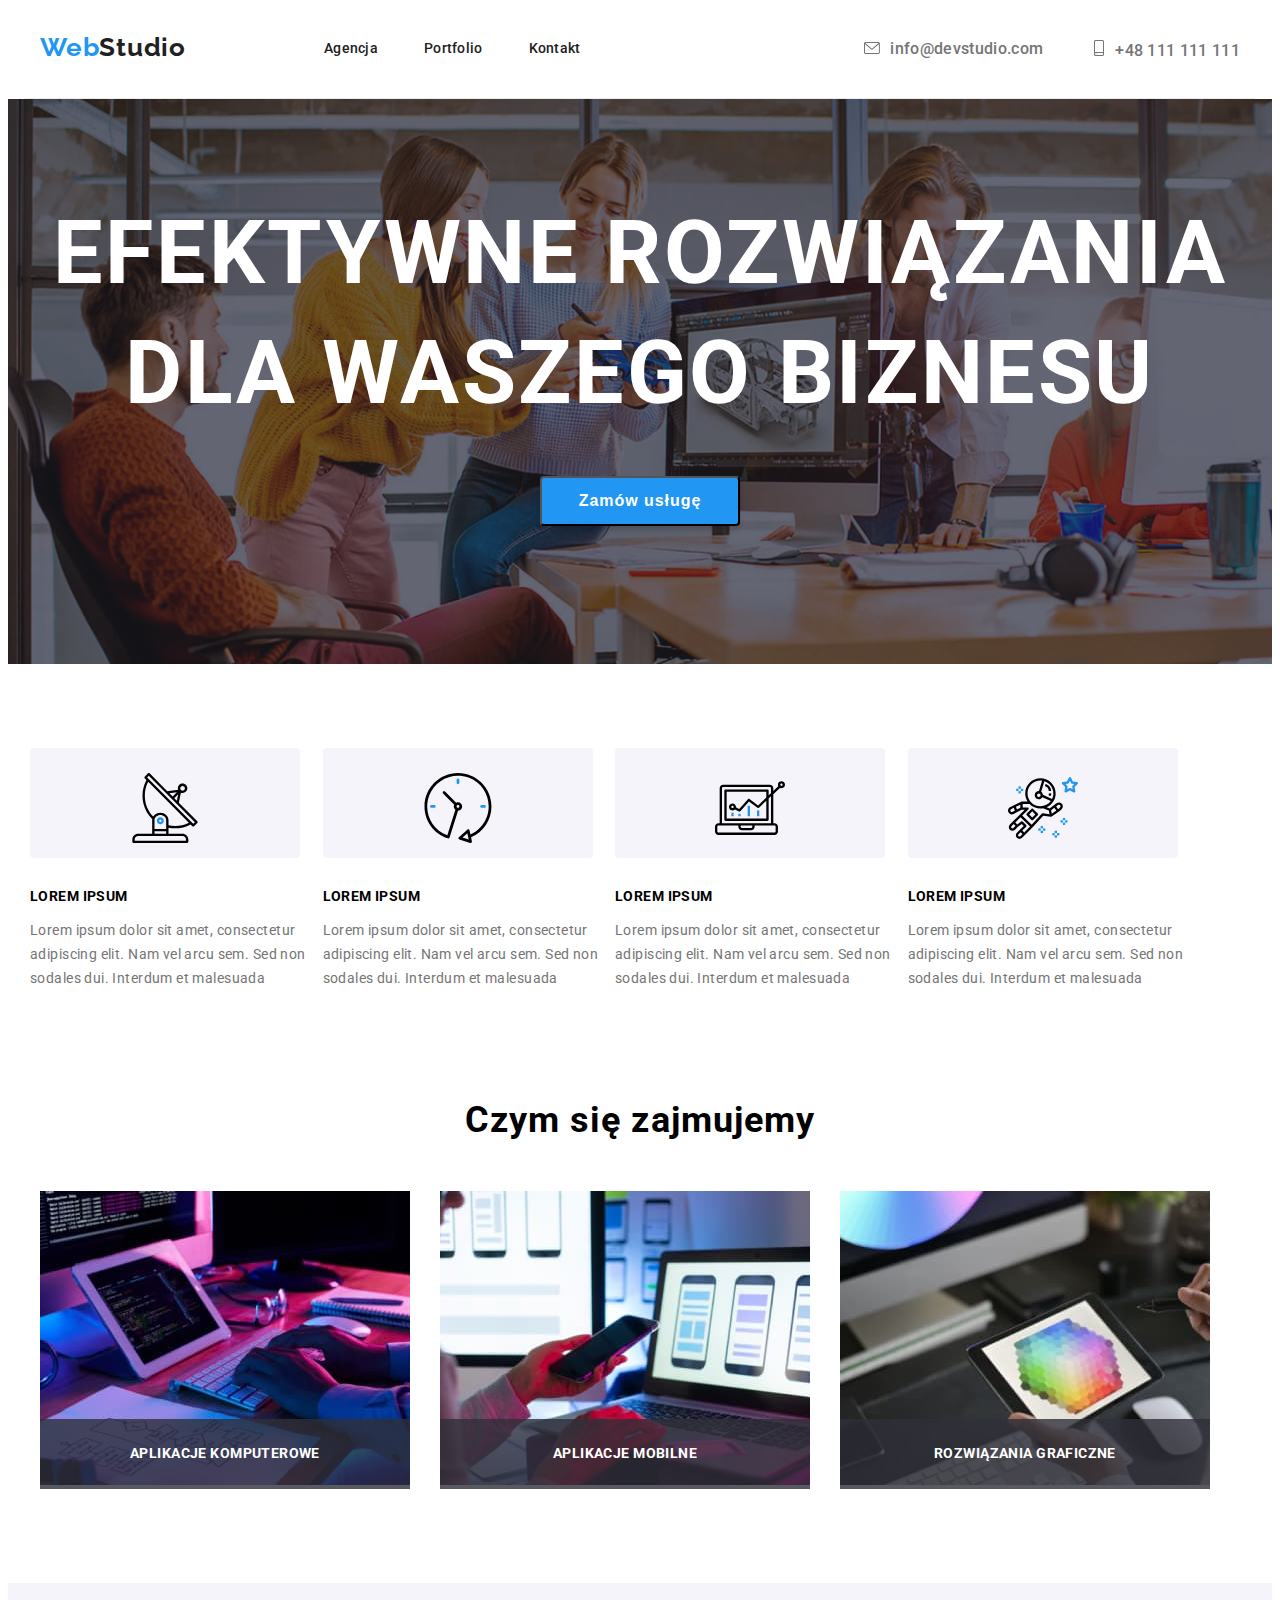
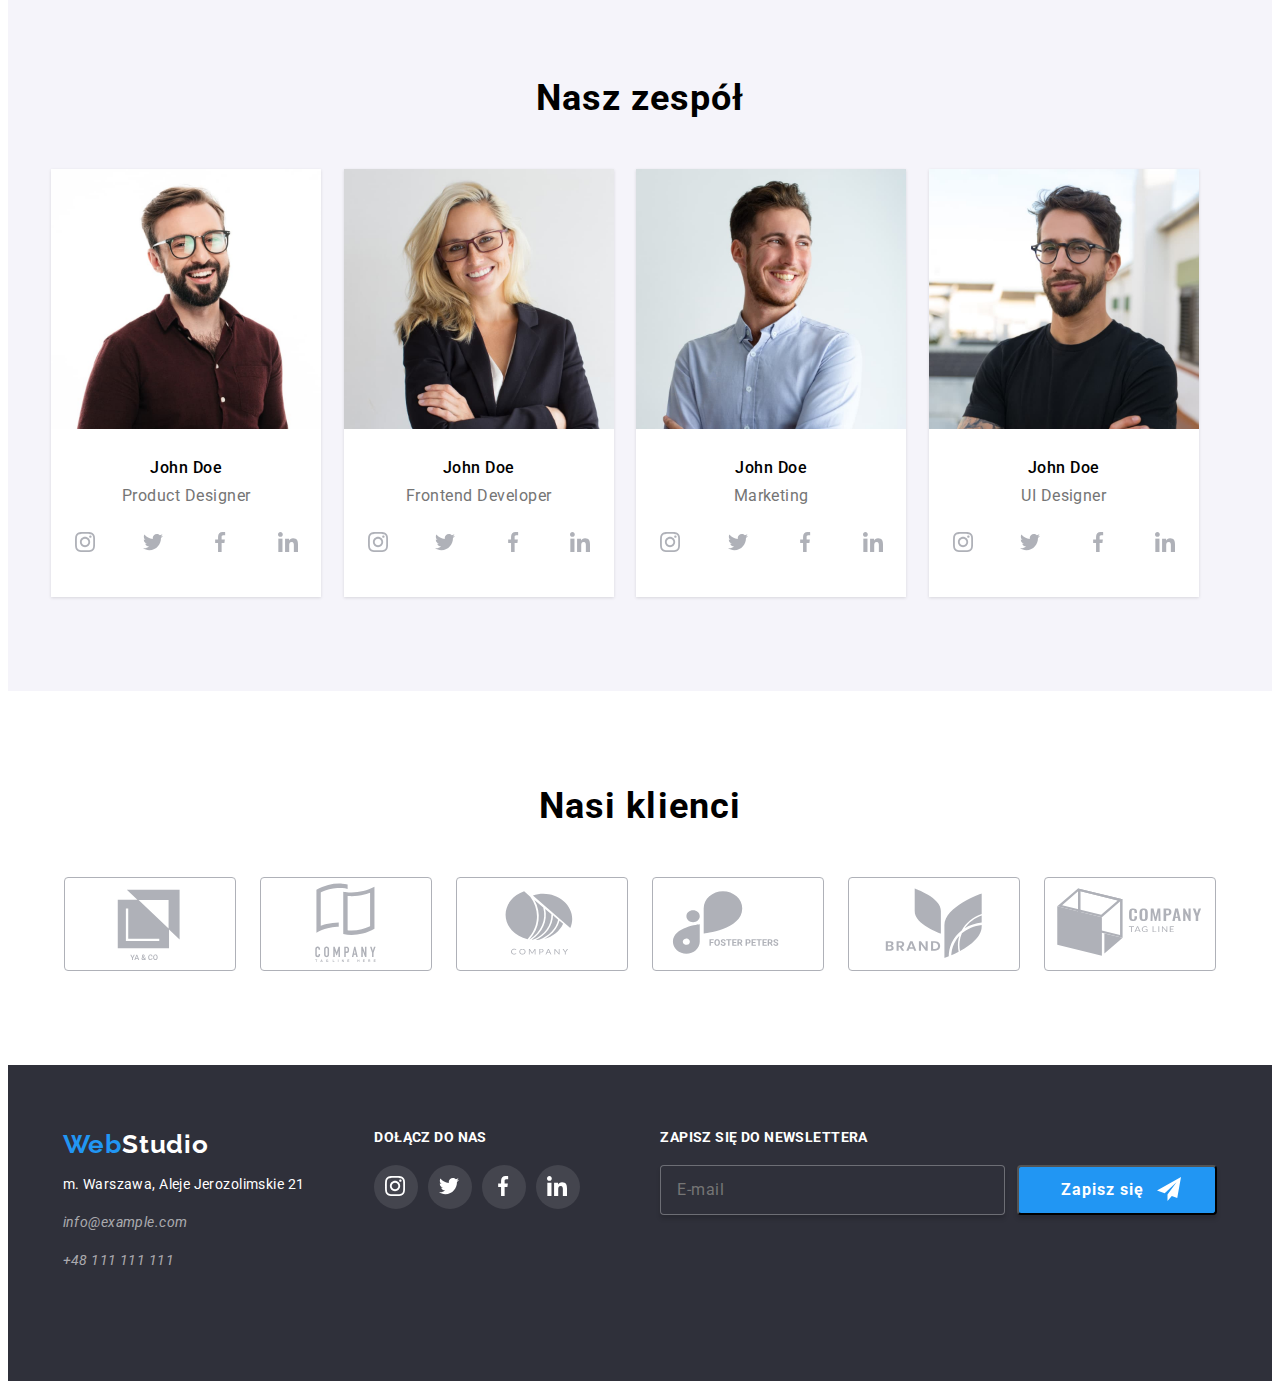
<file: index.html>
<!DOCTYPE html>
<html lang="pl">

<head>
  <meta charset="UTF-8" />
  <meta http-equiv="X-UA-Compatible" content="IE=edge" />
  <meta name="viewport" content="width=device-width, initial-scale=1.0" />
  <title>Studio</title>
  <link href="css/main.min.css" rel="stylesheet" />
  <link rel="preconnect" href="https://fonts.gstatic.com" />
  <link
    href="https://fonts.googleapis.com/css2?family=Raleway:ital,wght@0,700;1,700&family=Roboto:ital,wght@0,400;0,500;0,700;0,900;1,400;1,500;1,700;1,900&display=swap"
    rel="stylesheet" />
</head>

<body>
  <header class="header">
    <div class="container">
      <nav>
        <ul class="header_listLinks">
          <li class= "header_listLinks_link">
            <a class="header_listLinks_link--mainpage" href="index.html"><span class="webtitle">Web</span>Studio</a>
          </li>
          <li class= "header_listLinks_link"><a class="link" href="agency.html">Agencja</a>
          </li>
          <li class="header_listLinks_link">
            <a class="link" href="portfolio.html">Portfolio</a>
          </li>
          <li class="header_listLinks_link"><a class="link" href="contacts.html">Kontakt</a>
          </li>
        </ul>
      </nav>
      <div class="menu_mobile">
        <button class="menu_modal--open" type="button" mobile-modal-open>
      <svg class="menu_modal--open-icon"><use href="./images/icons.svg#icon-hamburger"></use></svg>
    </button>
  </div>

      <div class="info">
        <a class="info_contacts_mail" href="mailto:info@devstudio.com"><svg class="info_icon--mail">
            <use href="./images/icons.svg#icon-envelope"></use>
          </svg>info@devstudio.com</a>
        <a class="info_contacts_tel" href="tel:+48111111111"><svg class="info_icon--tel">
            <use href="./images/icons.svg#icon-smartphone"></use>
          </svg>+48 111 111 111</a>
      </div>
    </div>
    
  </header>

  <main>
    <section class="hero">
      <div class="container">
        <h1>EFEKTYWNE ROZWIĄZANIA DLA WASZEGO BIZNESU</h1>
        <p>
          <button class="button" type="button" data-modal-open>
            Zamów usługę
          </button>
        </p>
      </div>
    </section>
    <div class="container">
      <ul class="grid">
        <li class="grid_item">
          <a><svg class="grid_icons">
              <use href="./images/icons.svg#icon-antenna" ></use>
            </svg></a>
          <h3 class="grid_title">LOREM IPSUM</h3>
          <p class="grid_text">
            Lorem ipsum dolor sit amet, consectetur adipiscing elit. Nam vel
            arcu sem. Sed non sodales dui. Interdum et malesuada
          </p>
        </li>
        <li class="grid_item">
          <a><svg class="grid_icons">
              <use href="./images/icons.svg#icon-clock" ></use>
            </svg></a>
          <h3 class="grid_title">LOREM IPSUM</h3>
          <p class="grid_text">
            Lorem ipsum dolor sit amet, consectetur adipiscing elit. Nam vel
            arcu sem. Sed non sodales dui. Interdum et malesuada
          </p>
        </li>
        <li class="grid_item">
          <a><svg class="grid_icons">
              <use href="./images/icons.svg#icon-diagram" ></use>
            </svg></a>
          <h3 class="grid_title">LOREM IPSUM</h3>
          <p class="grid_text">
            Lorem ipsum dolor sit amet, consectetur adipiscing elit. Nam vel
            arcu sem. Sed non sodales dui. Interdum et malesuada
          </p>
        </li>
        <li class="grid_item">
          <a>
            <svg class="grid_icons">
              <use href="./images/icons.svg#icon-astronaut"></use>
            </svg></a>
          <h3 class="grid_title">LOREM IPSUM</h3>
          <p class="grid_text">
            Lorem ipsum dolor sit amet, consectetur adipiscing elit. Nam vel
            arcu sem. Sed non sodales dui. Interdum et malesuada
          </p>
        </li>
      </ul>
    </div>
    <section class="working">
      <h2 class="working_title">Czym się zajmujemy</h2>
      <div class="container">
        <ul class="working_photo">
          <li class="working_item">
            <span><img src="images/computer.jpg" alt="komputer" height="294" width="370" /></span>
            <span class="working_label">
              <p class="working_text">APLIKACJE KOMPUTEROWE</p>
            </span>
          </li>
          <li class="working_item">
            <span><img src="images/phone.jpg" alt="telefon" height="294" width="370" /></span>
            <span class="working_label">
              <p class="working_text">APLIKACJE MOBILNE</p>
            </span>
          </li>
          <li class="working_item">
            <span><img src="images/tablet.jpg" alt="tablet" height="294" width="370" />
            </span>
            <span class="working_label">
              <p class="working_text">ROZWIĄZANIA GRAFICZNE</p>
            </span>
          </li>
        </ul>
      </div>
    </section>
    <section class="team">
      <h2 class="team_title">Nasz zespół</h2>
      <div class="container">
        <ul class="people-card">
          <li class="people-card_bg">
            <img class="people-card_img" src="images/productdesinger.jpg" height="260" width="270" alt="productdesinger" srcset="images/productdesinger-mobile.jpg 2x, images/productdesinger-tablet.jpg 3x" />
            <h3 class="people-card_name">John Doe</h3>
            <p class="people-card_position">Product Designer</p>
            <ul class="people-card_social">
              <li class="people-card_social-icon">
                <svg class="people-card_social-icon--instagram">
                  <use href="./images/icons.svg#icon-instagram" width="20px" height="20px"></use>
                </svg>
              </li>
              <li class="people-card_social-icon">
                <svg class="people-card_social-icon--twitter">
                  <use href="./images/icons.svg#icon-twitter" width="20px" height="20px"></use>
                </svg>
              </li>
              <li class="people-card_social-icon">
                <svg class="people-card_social-icon--facebook">
                  <use href="./images/icons.svg#icon-facebook" width="20px" height="20px"></use>
                </svg>
              </li>
              <li class="people-card_social-icon">
                <svg class="people-card_social-icon--linkedin">
                  <use href="./images/icons.svg#icon-linkedin" width="20px" height="20px"></use>
                </svg>
              </li>
            </ul>
          </li>
          <li class="people-card_bg">
            <img class="people-card_img" src="images/frontend.jpg" alt="frontend" height="260" width="270" />

            <h3 class="people-card_name">John Doe</h3>
            <p class="people-card_position">Frontend Developer</p>
            <ul class="people-card_social">
              <li class="people-card_social-icon">
                <svg class="people-card_social-icon--instagram">
                  <use href="./images/icons.svg#icon-instagram"></use>
                </svg>
              </li>
              <li class="people-card_social-icon">
                <svg class="people-card_social-icon--twitter">
                  <use href="./images/icons.svg#icon-twitter"></use>
                </svg>
              </li>
              <li class="people-card_social-icon">
                <svg class="people-card_social-icon--facebook">
                  <use href="./images/icons.svg#icon-facebook"></use>
                </svg>
              </li>
              <li class="people-card_social-icon">
                <svg class="people-card_social-icon--linkedin">
                  <use href="./images/icons.svg#icon-linkedin"></use>
                </svg>
              </li>
            </ul>
          </li>
          <li class="people-card_bg">
            <img class="people-card_img" src="images/marketing.jpg" alt="marketing" height="260" width="270" />
            <h3 class="people-card_name">John Doe</h3>
            <p class="people-card_position">Marketing</p>
            <ul class="people-card_social">
              <li class="people-card_social-icon">
                <svg class="people-card_social-icon--instagram">
                  <use href="./images/icons.svg#icon-instagram"></use>
                </svg>
              </li>
              <li class="people-card_social-icon">
                <svg class="people-card_social-icon--twitter">
                  <use href="./images/icons.svg#icon-twitter"></use>
                </svg>
              </li>
              <li class="people-card_social-icon">
                <svg class="people-card_social-icon--facebook">
                  <use href="./images/icons.svg#icon-facebook"></use>
                </svg>
              </li>
              <li class="people-card_social-icon">
                <svg class="people-card_social-icon--linkedin">
                  <use href="./images/icons.svg#icon-linkedin"></use>
                </svg>
              </li>
            </ul>
          </li>

          <li class="people-card_bg">
            <img class="people-card_img" src="images/ui.jpg" alt="UI" height="260" width="270" />
            <h3 class="people-card_name">John Doe</h3>
            <p class="people-card_position">UI Designer</p>
            <ul class="people-card_social">
              <li class="people-card_social-icon">
                <svg class="people-card_social-icon--instagram">
                  <use href="./images/icons.svg#icon-instagram"></use>
                </svg>
              </li>
              <li class="people-card_social-icon">
                <svg class="people-card_social-icon--twitter">
                  <use href="./images/icons.svg#icon-twitter"></use>
                </svg>
              </li>
              <li class="people-card_social-icon">
                <svg class="people-card_social-icon--facebook">
                  <use href="./images/icons.svg#icon-facebook"></use>
                </svg>
              </li>
              <li class="people-card_social-icon">
                <svg class="people-card_social-icon--linkedin">
                  <use href="./images/icons.svg#icon-linkedin"></use>
                </svg>
              </li>
            </ul>
          </li>
        </ul>
      </div>
    </section>

    <section class="clients">
      <h2 class="clients_title">Nasi klienci</h2>
      <div class="container">
        <ul class="clients_list">
          <li class="clients-logo">
            <a href="#"><svg class="clients-logo_image">
                <use href="./images/icons.svg#icon-Logo1"></use>
              </svg></a>
          </li>
          <li class="clients-logo">
            <a href="#"><svg class="clients-logo_image">
                <use href="./images/icons.svg#icon-Logo2"></use>
              </svg></a>
          </li>
          <li class="clients-logo">
            <a href="#"><svg class="clients-logo_image">
                <use href="./images/icons.svg#icon-Logo3"></use>
              </svg></a>
          </li>
          <li class="clients-logo">
            <a href="#"><svg class="clients-logo_image">
                <use href="./images/icons.svg#icon-Logo4"></use>
              </svg></a>
          </li>
          <li class="clients-logo">
            <a href="#"><svg class="clients-logo_image">
                <use href="./images/icons.svg#icon-Logo5"></use>
              </svg></a>
          </li>
          <li class="clients-logo">
            <a href="#"><svg class="clients-logo_image">
                <use href="./images/icons.svg#icon-Logo6"></use>
              </svg></a>
          </li>
        </ul>
      </div>
    </section>
  </main>
  <footer>
    <section class="footer">
      <div class="container">
        <div class="footer-items">
          <div>
            <a class="footer_webtitle" href="/index.html"><span class="webtitle">Web</span>Studio</a>
            <address class="footer_adress">
              <p class="footer_adress--place">m. Warszawa, Aleje Jerozolimskie 21</p>
              <p class="footer_adress--email">info@example.com</p>
              <p class="footer_adress--tel">+48 111 111 111</p>
            </address>
          </div>
          <div class="joinus">
            <h3 class="joinus_tittle">DOŁĄCZ DO NAS</h3>
            <ul class="joinus_list">
              <li class="joinus_list_logo">
                <a href="#"><svg class="joinus_list_logo--instagram">
                    <use  href="./images/icons.svg#icon-instagram" width="20px" height="20px"></use>
                  </svg></a>
              </li>
              <li class="joinus_list_logo">
                <a href="#"><svg class="joinus_list_logo--twitter">
                    <use  href="./images/icons.svg#icon-twitter" width="20px" height="20px"></use>
                  </svg></a>
              </li>
              <li class="joinus_list_logo">
                <a href="#"><svg class="joinus_list_logo--facebook">
                    <use  href="./images/icons.svg#icon-facebook" width="20px" height="20px"></use>
                  </svg></a>
              </li>
              <li class="joinus_list_logo">
                <a href="#"><svg class="joinus_list_logo--linkedin">
                    <use  href="./images/icons.svg#icon-linkedin" width="20px" height="20px" ></use>
                  </svg></a>
              </li>
            </ul>
          </div>
          <form>
            <div class="newsletter">
              <h3 class="newsletter_tittle">ZAPISZ SIĘ DO NEWSLETTERA</h3>
              <div class="newsletter-wrapper">
                <input class="newsletter_email" type="email" name="email" placeholder="E-mail" required />
                <div>
                  <button class="newsletter_button" type="submit">
                    Zapisz się
                    <svg class="newsletter_icon">
                      <use href="./images/icons.svg#icon-icon-send" width="24px" height="24px"></use>
                    </svg>
                  </button>
                </div>
              </div>
            </div>
          </form>
        </div>
    </section>
  </footer>

  <div class="backdrop is-hidden" data-modal>
    <div class="modal">

      <button type="button" class="close-btn" data-modal-close> <b>X</b></button>
      <form method="POST" class="modal-form">
        <h2 class="modal-form-title">Zostaw swoje dane w formularzu poniżej</h2>
        <label for="name" class="modal-label">Imie</label>
        <div class="modal-input-wrapper">
          <input type="text" name="name" class="modal-input" required>
          <div class="modal-form-icon"><svg>
              <use href="./images/icons.svg#icon-person-black" width="12px" height="12px"></use>
            </svg></div>
        </div>
        <label for="telefon" class="modal-label" id="tel">Telefon</label>
        <div class="modal-input-wrapper">
          <input type="tel" name="telefon" class="modal-input" required>
          <div class="modal-form-icon">
            <svg>
              <use href="./images/icons.svg#icon-phone-black" width="12px" height="12px"></use>
            </svg></div>
          </div>
          <label for="email" class="modal-label" id="Email">Email</label>
        <div class="modal-input-wrapper">
          <input type="email" name="email" class="modal-input" required>
          <div class="modal-form-icon"><svg>
              <use href="./images/icons.svg#icon-email-black" width="12px" height="12px"></use>
            </svg></div>
          </div>
          <label for="komentarz" class="modal-label">Komentarz</label>
        <textarea name="komentarz" id="textarea" cols="30" rows="10" placeholder="Wprowadź tekst"
          class="modal-textarea"></textarea>
        <div class="modal-checkbox-wrapper">
          <div class="modal-disclaimer-wrapper ">
            <input type="checkbox" class="modal-checkbox visually-hidden"id="checkbox" required>
            <label for="checkbox" class="policy-label">Oświadczam iż akceptuję <a class="policy-label_link" href="#">Regulamin</a> i <a class="policy-label_link"
                href="#">Politykę Prywatności</a>.</label>
          </div>
          <button class="modal-btn" type="submit">Wyślij</button>
        </div>
     </form>

    </div>
  </div>
  <div class="container">
<div class="backdrop is-hidden" mobile-modal>
        <div class="mobile_modal" >
  <button class="menu_modal--close" type="button" mobile-modal-close><b>X</b></button>
  <ul class="menu_modal_list">
  <li><a class="menu_modal-link" href="agency.html">Agencja </a> </li> 
  <li><a class="menu_modal-link" href="portfolio.html">Portfolio </a> </li>
  <li><a class="menu_modal-link" href="contacts.html">Kontakt </a> </li>
</ul>
<ul class="menu_modal_info">
  <li><a class="menu_modal_info--tel" href="tel:+48111111111">+48 111 111 111</a></li>
  <li><a class="menu_modal_info--mail" href="mailto:info@devstudio.com">info@devstudio.com</a></li>
</ul>
<ul class="menu_modal_social">
  <li><a class="menu_modal_social--instagram" href="#">Instagram </a></li>
  <li><a class="menu_modal_social--twitter" href="#">Twitter </a></li>
  <li><a class="menu_modal_social--facebook" href="#">Facebook </a></li>
  <li><a class="menu_modal_social--linkedin" href="#">LinkedIn </a></li>
</ul>
</div>
</div>
</div>
  <script src="./js/modal.js"></script>
  <script src="./js/mobile-menu.js"></script>
</body>

</html>
</file>
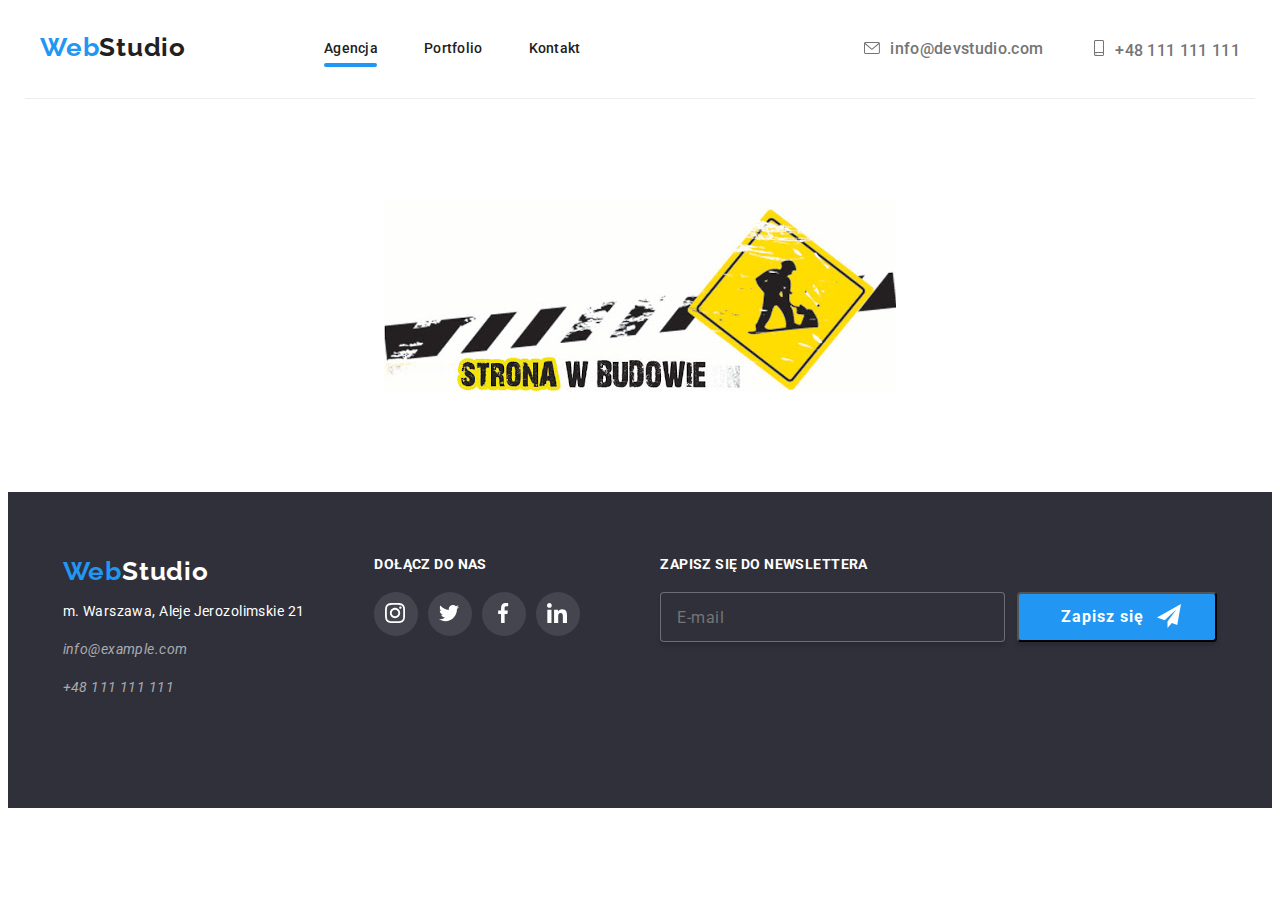
<file: agency.html>
<!DOCTYPE html>
<html lang="pl">

<head>
  <meta charset="UTF-8" />
  <meta http-equiv="X-UA-Compatible" content="IE=edge" />
  <meta name="viewport" content="width=<device-width>, initial-scale=1.0" />
  <title>Studio</title>
  <link href="css/main.min.css" rel="stylesheet" />
  <link rel="preconnect" href="https://fonts.gstatic.com" />
  <link
    href="https://fonts.googleapis.com/css2?family=Raleway:ital,wght@0,700;1,700&family=Roboto:ital,wght@0,400;0,500;0,700;0,900;1,400;1,500;1,700;1,900&display=swap"
    rel="stylesheet" />
</head>

<body>
 <header class="header">
    <div class="container">
      <nav>
        <ul class="header_listLinks">
          <li class= "header_listLinks_link">
            <a class="header_listLinks_link--mainpage" href="index.html"><span class="webtitle">Web</span>Studio</a>
          </li>
          <li class= "header_listLinks_link"><a class="header_listLinks_link--agency" href="agency.html">Agencja</a>
          </li>
          <li class="header_listLinks_link">
            <a class="link" href="portfolio.html">Portfolio</a>
          </li>
          <li class="header_listLinks_link"><a class="link" href="contacts.html">Kontakt</a>
          </li>
        </ul>
      </nav>
       <div class="menu_mobile">
        <button class="menu_modal--open" type="button" mobile-modal-open>
      <svg class="menu_modal--open-icon"><use href="./images/icons.svg#icon-hamburger"></use></svg>
    </button>
  </div>
      <div class="info">
        <a class="info_contacts_mail" href="mailto:info@devstudio.com"><svg class="info_icon--mail">
            <use href="./images/icons.svg#icon-envelope"></use>
          </svg>info@devstudio.com</a>
        <a class="info_contacts_tel" href="tel:+48111111111"><svg class="info_icon--tel">
            <use href="./images/icons.svg#icon-smartphone"></use>
          </svg>+48 111 111 111</a>
      </div>
    </div>
  </header>
  <main>
    <div class="pageinprogress">
      <img src="./images/strona_w_budowie.jpg" width="512px" height="193px" />
    </div>
  </main>

<footer>
    <section class="footer">
      <div class="container">
        <div class="footer-items">
          <div>
            <a class="footer_webtitle" href="/index.html"><span class="webtitle">Web</span>Studio</a>
            <address class="footer_adress">
              <p class="footer_adress--place">m. Warszawa, Aleje Jerozolimskie 21</p>
              <p class="footer_adress--email">info@example.com</p>
              <p class="footer_adress--tel">+48 111 111 111</p>
            </address>
          </div>

          <div class="joinus">
            <h3 class="joinus_tittle">DOŁĄCZ DO NAS</h3>
            <ul class="joinus_list">
              <li class="joinus_list_logo">
                <a href="#"><svg class="joinus_list_logo--instagram">
                    <use  href="./images/icons.svg#icon-instagram" width="20px" height="20px"></use>
                  </svg></a>
              </li>
              <li class="joinus_list_logo">
                <a href="#"><svg class="joinus_list_logo--twitter">
                    <use  href="./images/icons.svg#icon-twitter" width="20px" height="20px"></use>
                  </svg></a>
              </li>
              <li class="joinus_list_logo">
                <a href="#"><svg class="joinus_list_logo--facebook">
                    <use  href="./images/icons.svg#icon-facebook" width="20px" height="20px"></use>
                  </svg></a>
              </li>
              <li class="joinus_list_logo">
                <a href="#"><svg class="joinus_list_logo--linkedin">
                    <use  href="./images/icons.svg#icon-linkedin" width="20px" height="20px" ></use>
                  </svg></a>
              </li>
            </ul>
          </div>
          <form>
            <div class="newsletter">
              <h3 class="newsletter_tittle">ZAPISZ SIĘ DO NEWSLETTERA</h3>
              <div class="newsletter-wrapper">
                <input class="newsletter_email" type="email" name="email" placeholder="E-mail" required />
                <div>
                  <button class="newsletter_button" type="submit">
                    Zapisz się
                    <svg class="newsletter_icon">
                      <use href="./images/icons.svg#icon-icon-send" width="24px" height="24px"></use>
                    </svg>
                  </button>
                </div>
              </div>
            </div>
          </form>
        </div>
    </section>
  </footer>
   <div class="container">
<div class="backdrop is-hidden" mobile-modal>
        <div class="mobile_modal" >
  <button class="menu_modal--close" type="button" mobile-modal-close><b>X</b></button>
  <ul class="menu_modal_list">
  <li><a class="menu_modal-link" href="agency.html">Agencja </a> </li> 
  <li><a class="menu_modal-link" href="portfolio.html">Portfolio </a> </li>
  <li><a class="menu_modal-link" href="contacts.html">Kontakt </a> </li>
</ul>
<ul class="menu_modal_info">
  <li><a class="menu_modal_info--tel" href="tel:+48111111111">+48 111 111 111</a></li>
  <li><a class="menu_modal_info--mail" href="mailto:info@devstudio.com">info@devstudio.com</a></li>
</ul>
<ul class="menu_modal_social">
  <li><a class="menu_modal_social--instagram" href="#"></a>Instagram</li>
  <li><a class="menu_modal_social--twitter" href="#"></a>Twitter</li>
  <li><a class="menu_modal_social--facebook" href="#"></a>Facebook</li>
  <li><a class="menu_modal_social--linkedin" href="#"></a>LinkedIn</li>
</ul>
</div>
</div>
</div>
  <script src="./js/mobile-menu.js"></script>
</body>

</html>
</file>
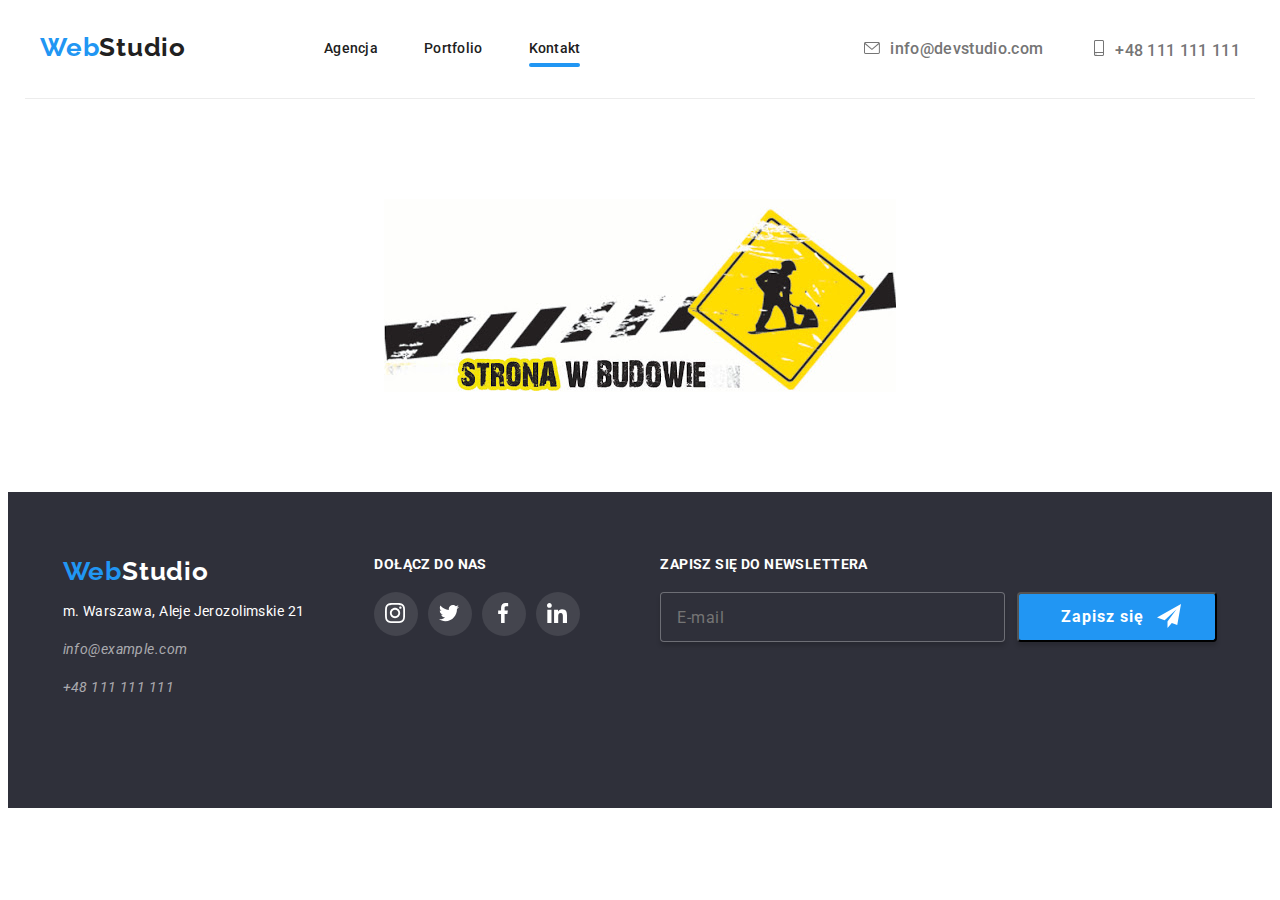
<file: contacts.html>
<!DOCTYPE html>
<html lang="pl">

<head>
  <meta charset="UTF-8" />
  <meta http-equiv="X-UA-Compatible" content="IE=edge" />
  <meta name="viewport" content="width=<device-width>, initial-scale=1.0" />
  <title>Studio</title>
  <link href="css/main.min.css" rel="stylesheet" />
  <link rel="preconnect" href="https://fonts.gstatic.com" />
  <link
    href="https://fonts.googleapis.com/css2?family=Raleway:ital,wght@0,700;1,700&family=Roboto:ital,wght@0,400;0,500;0,700;0,900;1,400;1,500;1,700;1,900&display=swap"
    rel="stylesheet" />
</head>

<body>
  <header class="header">
    <div class="container">
      <nav>
        <ul class="header_listLinks">
          <li class= "header_listLinks_link">
            <a class="header_listLinks_link--mainpage" href="index.html"><span class="webtitle">Web</span>Studio</a>
          </li>
          <li class= "header_listLinks_link"><a class="link" href="agency.html">Agencja</a>
          </li>
          <li class="header_listLinks_link">
            <a class="link" href="portfolio.html">Portfolio</a>
          </li>
          <li class="header_listLinks_link"><a class="header_listLinks_link--contacts" href="contacts.html">Kontakt</a>
          </li>
        </ul>
      </nav>
       <div class="menu_mobile">
        <button class="menu_modal--open" type="button" mobile-modal-open>
      <svg class="menu_modal--open-icon"><use href="./images/icons.svg#icon-hamburger"></use></svg>
    </button>
  </div>
      <div class="info">
        <a class="info_contacts_mail" href="mailto:info@devstudio.com"><svg class="info_icon--mail">
            <use href="./images/icons.svg#icon-envelope"></use>
          </svg>info@devstudio.com</a>
        <a class="info_contacts_tel" href="tel:+48111111111"><svg class="info_icon--tel">
            <use href="./images/icons.svg#icon-smartphone"></use>
          </svg>+48 111 111 111</a>
      </div>
    </div>
  </header>
   <main>
    <div class="pageinprogress"><img  src="./images/strona_w_budowie.jpg" width="512px" height="193px" /></div> 
  
  </main>
  
 <footer>
    <section class="footer">
      <div class="container">
        <div class="footer-items">
          <div>
            <a class="footer_webtitle" href="/index.html"><span class="webtitle">Web</span>Studio</a>
            <address class="footer_adress">
              <p class="footer_adress--place">m. Warszawa, Aleje Jerozolimskie 21</p>
              <p class="footer_adress--email">info@example.com</p>
              <p class="footer_adress--tel">+48 111 111 111</p>
            </address>
          </div>

          <div class="joinus">
            <h3 class="joinus_tittle">DOŁĄCZ DO NAS</h3>
            <ul class="joinus_list">
              <li class="joinus_list_logo">
                <a href="#"><svg class="joinus_list_logo--instagram">
                    <use  href="./images/icons.svg#icon-instagram" width="20px" height="20px"></use>
                  </svg></a>
              </li>
              <li class="joinus_list_logo">
                <a href="#"><svg class="joinus_list_logo--twitter">
                    <use  href="./images/icons.svg#icon-twitter" width="20px" height="20px"></use>
                  </svg></a>
              </li>
              <li class="joinus_list_logo">
                <a href="#"><svg class="joinus_list_logo--facebook">
                    <use  href="./images/icons.svg#icon-facebook" width="20px" height="20px"></use>
                  </svg></a>
              </li>
              <li class="joinus_list_logo">
                <a href="#"><svg class="joinus_list_logo--linkedin">
                    <use  href="./images/icons.svg#icon-linkedin" width="20px" height="20px" ></use>
                  </svg></a>
              </li>
            </ul>
          </div>
          <form>
            <div class="newsletter">
              <h3 class="newsletter_tittle">ZAPISZ SIĘ DO NEWSLETTERA</h3>
              <div class="newsletter-wrapper">
                <input class="newsletter_email" type="email" name="email" placeholder="E-mail" required />
                <div>
                  <button class="newsletter_button" type="submit">
                    Zapisz się
                    <svg class="newsletter_icon">
                      <use href="./images/icons.svg#icon-icon-send" width="24px" height="24px"></use>
                    </svg>
                  </button>
                </div>
              </div>
            </div>
          </form>
        </div>
    </section>
  </footer>
   <div class="container">
<div class="backdrop is-hidden" mobile-modal>
        <div class="mobile_modal" >
  <button class="menu_modal--close" type="button" mobile-modal-close><b>X</b></button>
  <ul class="menu_modal_list">
  <li><a class="menu_modal-link" href="agency.html">Agencja </a> </li> 
  <li><a class="menu_modal-link" href="portfolio.html">Portfolio </a> </li>
  <li><a class="menu_modal-link" href="contacts.html">Kontakt </a> </li>
</ul>
<ul class="menu_modal_info">
  <li><a class="menu_modal_info--tel" href="tel:+48111111111">+48 111 111 111</a></li>
  <li><a class="menu_modal_info--mail" href="mailto:info@devstudio.com">info@devstudio.com</a></li>
</ul>
<ul class="menu_modal_social">
  <li><a class="menu_modal_social--instagram" href="#"></a>Instagram</li>
  <li><a class="menu_modal_social--twitter" href="#"></a>Twitter</li>
  <li><a class="menu_modal_social--facebook" href="#"></a>Facebook</li>
  <li><a class="menu_modal_social--linkedin" href="#"></a>LinkedIn</li>
</ul>
</div>
</div>
</div>
  <script src="./js/mobile-menu.js"></script>
  </body>
  </html>
</file>
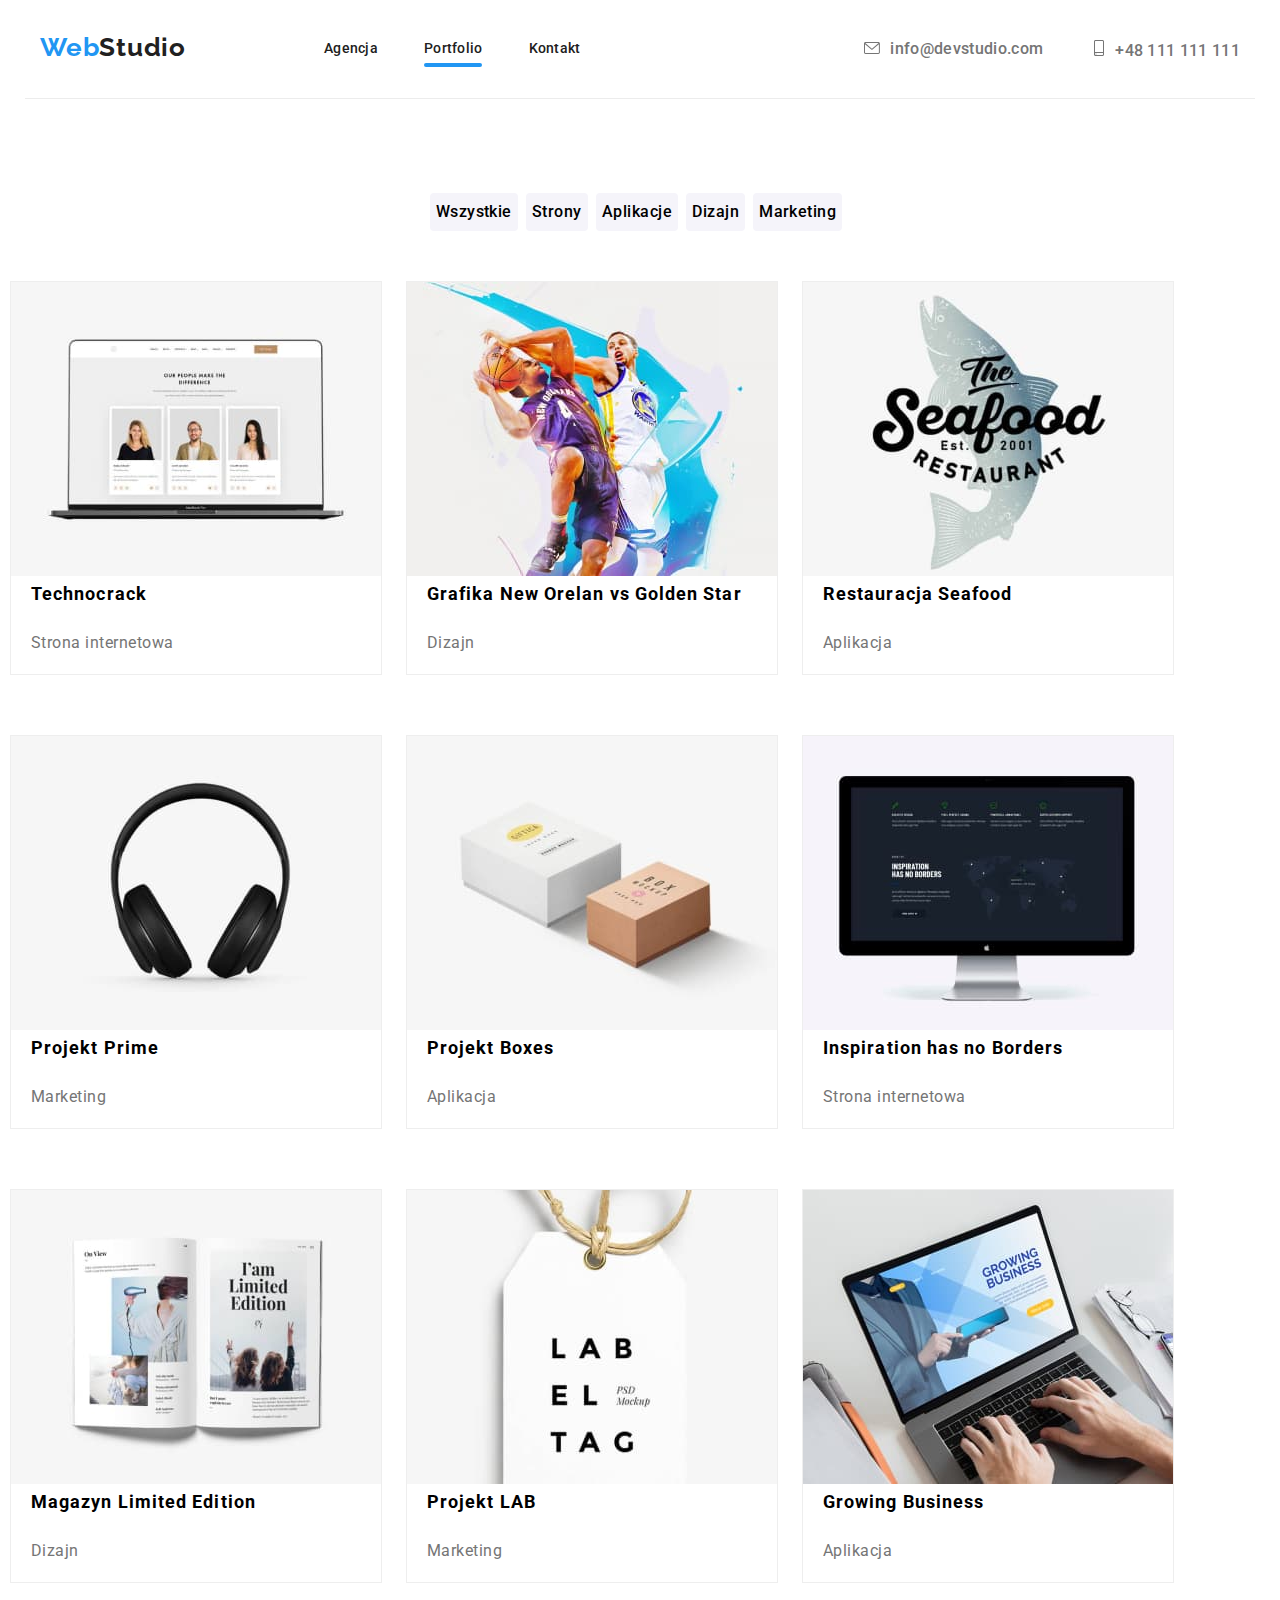
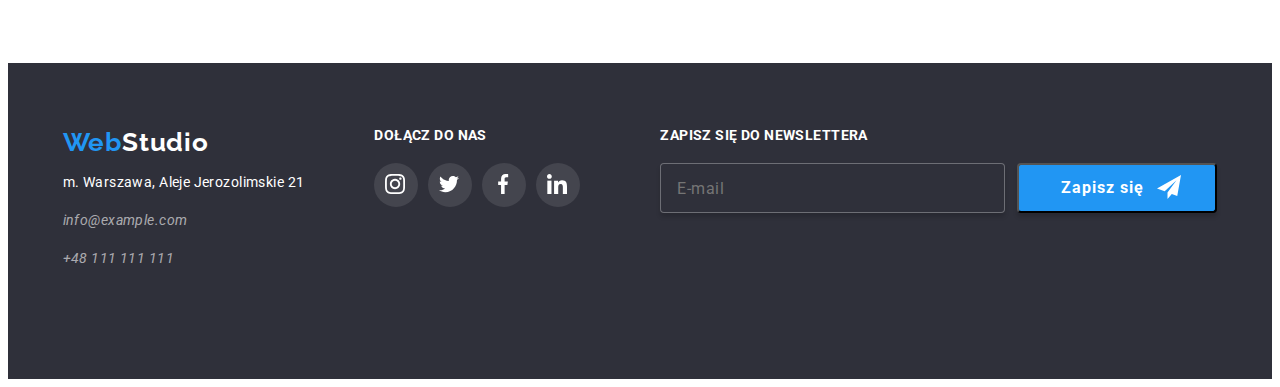
<file: portfolio.html>
<!DOCTYPE html>
<html lang="pl">

<head>
  <meta charset="UTF-8" />
  <meta http-equiv="X-UA-Compatible" content="IE=edge" />
  <meta name="viewport" content="width=device-width, initial-scale=1.0" />
  <title>Studio</title>
  <link href="css/main.min.css" rel="stylesheet" />
  <link rel="preconnect" href="https://fonts.gstatic.com" />
  <link
    href="https://fonts.googleapis.com/css2?family=Raleway:ital,wght@0,700;1,700&family=Roboto:ital,wght@0,400;0,500;0,700;0,900;1,400;1,500;1,700;1,900&display=swap"
    rel="stylesheet" />
</head>

<body>
  <header class="header">
    <div class="container">
      <nav>
        <ul class="header_listLinks">
          <li class= "header_listLinks_link">
            <a class="header_listLinks_link--mainpage" href="index.html"><span class="webtitle">Web</span>Studio</a>
          </li>
          <li class= "header_listLinks_link"><a class="link" href="agency.html">Agencja</a>
          </li>
          <li class="header_listLinks_link">
            <a class="header_listLinks_link--portfolio" href="portfolio.html">Portfolio</a>
          </li>
          <li class="header_listLinks_link"><a class="link" href="contacts.html">Kontakt</a>
          </li>
        </ul>
      </nav>
       <div class="menu_mobile">
        <button class="menu_modal--open" type="button" mobile-modal-open>
      <svg class="menu_modal--open-icon"><use href="./images/icons.svg#icon-hamburger"></use></svg>
    </button>
  </div>
      <div class="info">
        <a class="info_contacts_mail" href="mailto:info@devstudio.com"><svg class="info_icon--mail">
            <use href="./images/icons.svg#icon-envelope"></use>
          </svg>info@devstudio.com</a>
        <a class="info_contacts_tel" href="tel:+48111111111"><svg class="info_icon--tel">
            <use href="./images/icons.svg#icon-smartphone"></use>
          </svg>+48 111 111 111</a>
      </div>
    </div>
   
  </header>
  <main>
    <div class="container">
      <div>
      <ul class="portfolio-navigation">
        <li>         
            <button class="portfolio-navigation_button" type="button">Wszystkie</button>
        </li>
        <li>
            <button class="portfolio-navigation_button" type="button">Strony</button> 
        </li>
        <li>        
            <button class="portfolio-navigation_button" type="button">Aplikacje</button> 
        </li>
        <li>         
            <button class="portfolio-navigation_button" type="button">Dizajn</button>         
        </li>
        <li>
            <button class="portfolio-navigation_button" type="button">Marketing</button>
        </li>
      </ul>
    </div>
    </div>
    <section class="projects">
      <div class="container">
        <ul class="projects_cards">
          <a class="projects_link" href="#">
            <li class="projects_items">
              <div class="projects_box"><img class="project_box_image" src="images/technocrack.jpg" alt="website"  srcset="images/technocrack-mobile@2x.jpg 2x"/>
                <div class="projects_overlay">
                  <p class="projects_overlay_description">Technocrack jest popularną platformą wykorzystywaną do
                    rozpowszechniania koronawirusa. Firmy wykorzystują tę
                    platformę do celów szpiegowskich i ataków na
                    niezabezpieczone serwery konkurencji </p>
                </div>
              </div>
               <h3 class="projects_tittle">Technocrack</h3>
              <p class="projects_description">Strona internetowa</p>
            </li>
          </a>
          <a class="projects_link" href="#">
            <li class="projects_items">
             <div class="projects_box"> <img class="project_box_image" src="images/neworlean.jpg" alt="basketball"  srcset="images/neworlean-mobile@2x.jpg 2x" />
              <div class="projects_overlay">
                <p class="projects_overlay_description">Technocrack jest popularną platformą wykorzystywaną do
                    rozpowszechniania koronawirusa. Firmy wykorzystują tę
                    platformę do celów szpiegowskich i ataków na
                    niezabezpieczone serwery konkurencji</p>
              </div>
              </div>
              <h3 class="projects_tittle">Grafika New Orelan vs Golden Star</h3>
              <p class="projects_description">Dizajn</p>
            </li>
          </a>
          <a class="projects_link" href="#">
            <li class="projects_items">
              <div class="projects_box"><img class="project_box_image" src="images/seafood.jpg" alt="restaurant"  srcset="images/seafood-mobile@2x.jpg 2x" />
              
              <div class="projects_overlay">
                <p class="projects_overlay_description">Technocrack jest popularną platformą wykorzystywaną do
                    rozpowszechniania koronawirusa. Firmy wykorzystują tę
                    platformę do celów szpiegowskich i ataków na
                    niezabezpieczone serwery konkurencji</p>
              </div>
            </div>
            <h3 class="projects_tittle">Restauracja Seafood</h3>
              <p class="projects_description">Aplikacja</p></li>
          </a>
          <a class="projects_link" href="#">
            <li class="projects_items">
             <div class="projects_box"> <img class="project_box_image" src="images/headphones.jpg" alt="headphones"  srcset="images/headphones-mobile@2x.jpg 2x" />
              <div class="projects_overlay">
                <p class="projects_overlay_description">Technocrack jest popularną platformą wykorzystywaną do
                    rozpowszechniania koronawirusa. Firmy wykorzystują tę
                    platformę do celów szpiegowskich i ataków na
                    niezabezpieczone serwery konkurencji</p>
              </div>
            </div>
              <h3 class="projects_tittle">Projekt Prime</h3>
              <p class="projects_description">Marketing</p>
            </li>
          </a>
          <a class="projects_link" href="#">
            <li class="projects_items">
              <div class="projects_box"><img class="project_box_image" src="images/boxes.jpg" alt="boxes"  srcset="images/boxes-mobile@2x.jpg 2x" />
              <div class="projects_overlay">
                <p class="projects_overlay_description">Technocrack jest popularną platformą wykorzystywaną do
                    rozpowszechniania koronawirusa. Firmy wykorzystują tę
                    platformę do celów szpiegowskich i ataków na
                    niezabezpieczone serwery konkurencji</p>
              </div>
            </div>
                <h3 class="projects_tittle">Projekt Boxes</h3>
              <p class="projects_description">Aplikacja</p>
            </li>
          </a>
          <a class="projects_link" href="#">
            <li class="projects_items">
              <div class="projects_box"><img class="project_box_image" src="images/screen.jpg" alt="screen"  srcset="images/screen-mobile@2x.jpg 2x" />
              <div class="projects_overlay">
                <p class="projects_overlay_description">Technocrack jest popularną platformą wykorzystywaną do
                    rozpowszechniania koronawirusa. Firmy wykorzystują tę
                    platformę do celów szpiegowskich i ataków na
                    niezabezpieczone serwery konkurencji</p>
              </div>
            </div>
                <h3 class="projects_tittle">Inspiration has no Borders</h3>
              <p class="projects_description">Strona internetowa</p>
            </li>
          </a>
          <a class="projects_link" href="#">
            <li class="projects_items">
              <div class="projects_box"><img class="project_box_image" src="images/magazine.jpg" alt="magazine"  srcset="images/magazine-mobile@2x.jpg 2x"/>
              <div class="projects_overlay">
                <p class="projects_overlay_description">Technocrack jest popularną platformą wykorzystywaną do
                    rozpowszechniania koronawirusa. Firmy wykorzystują tę
                    platformę do celów szpiegowskich i ataków na
                    niezabezpieczone serwery konkurencji</p>
              </div> 
             </div>
              <h3 class="projects_tittle">Magazyn Limited Edition</h3>
              <p class="projects_description">Dizajn</p>
            </li>
          </a>
          <a class="projects_link" href="#">
            <li class="projects_items">
              <div class="projects_box"><img class="project_box_image" src="images/labeltag.jpg" alt="Labeltag"  srcset="images/labeltag-mobile@2x.jpg 2x" />
             <div class="projects_overlay">
               <p class="projects_overlay_description">Technocrack jest popularną platformą wykorzystywaną do
                    rozpowszechniania koronawirusa. Firmy wykorzystują tę
                    platformę do celów szpiegowskich i ataków na
                    niezabezpieczone serwery konkurencji</p>
             </div>
            </div>
              <h3 class="projects_tittle">Projekt LAB</h3>
              <p class="projects_description">Marketing</p>
            </li>
          </a>
          <a class="projects_link" href="#">
            <li class="projects_items">
              <div class="projects_box"><img class="project_box_image" src="images/laptop.jpg" alt="laptop"  srcset="images/laptop-mobile@2x.jpg 2x" />
              <div class="projects_overlay">
                <p class="projects_overlay_description">Technocrack jest popularną platformą wykorzystywaną do
                    rozpowszechniania koronawirusa. Firmy wykorzystują tę
                    platformę do celów szpiegowskich i ataków na
                    niezabezpieczone serwery konkurencji</p>
              </div>
            </div>
                <h3 class="projects_tittle">Growing Business</h3>
              <p class="projects_description">Aplikacja</p>
            </li>
          </a>
        </ul>
      </div>
    </section>
  </main>
 <footer>
    <section class="footer">
      <div class="container">
        <div class="footer-items">
          <div>
            <a class="footer_webtitle" href="/index.html"><span class="webtitle">Web</span>Studio</a>
            <address class="footer_adress">
              <p class="footer_adress--place">m. Warszawa, Aleje Jerozolimskie 21</p>
              <p class="footer_adress--email">info@example.com</p>
              <p class="footer_adress--tel">+48 111 111 111</p>
            </address>
          </div>

          <div class="joinus">
            <h3 class="joinus_tittle">DOŁĄCZ DO NAS</h3>
            <ul class="joinus_list">
              <li class="joinus_list_logo">
                <a href="#"><svg class="joinus_list_logo--instagram">
                    <use  href="./images/icons.svg#icon-instagram" width="20px" height="20px"></use>
                  </svg></a>
              </li>
              <li class="joinus_list_logo">
                <a href="#"><svg class="joinus_list_logo--twitter">
                    <use  href="./images/icons.svg#icon-twitter" width="20px" height="20px"></use>
                  </svg></a>
              </li>
              <li class="joinus_list_logo">
                <a href="#"><svg class="joinus_list_logo--facebook">
                    <use  href="./images/icons.svg#icon-facebook" width="20px" height="20px"></use>
                  </svg></a>
              </li>
              <li class="joinus_list_logo">
                <a href="#"><svg class="joinus_list_logo--linkedin">
                    <use  href="./images/icons.svg#icon-linkedin" width="20px" height="20px" ></use>
                  </svg></a>
              </li>
            </ul>
          </div>
          <form>
            <div class="newsletter">
              <h3 class="newsletter_tittle">ZAPISZ SIĘ DO NEWSLETTERA</h3>
              <div class="newsletter-wrapper">
                <input class="newsletter_email" type="email" name="email" placeholder="E-mail" required />
                <div>
                  <button class="newsletter_button" type="submit">
                    Zapisz się
                    <svg class="newsletter_icon">
                      <use href="./images/icons.svg#icon-icon-send" width="24px" height="24px"></use>
                    </svg>
                  </button>
                </div>
              </div>
            </div>
          </form>
        </div>
    </section>
  </footer>

  <div class="container">
<div class="backdrop is-hidden" mobile-modal>
        <div class="mobile_modal" >
  <button class="menu_modal--close" type="button" mobile-modal-close><b>X</b></button>
  <ul class="menu_modal_list">
  <li><a class="menu_modal-link" href="agency.html">Agencja </a> </li> 
  <li><a class="menu_modal-link" href="portfolio.html">Portfolio </a> </li>
  <li><a class="menu_modal-link" href="contacts.html">Kontakt </a> </li>
</ul>
<ul class="menu_modal_info">
  <li><a class="menu_modal_info--tel" href="tel:+48111111111">+48 111 111 111</a></li>
  <li><a class="menu_modal_info--mail" href="mailto:info@devstudio.com">info@devstudio.com</a></li>
</ul>
<ul class="menu_modal_social">
  <li><a class="menu_modal_social--instagram" href="#"></a>Instagram</li>
  <li><a class="menu_modal_social--twitter" href="#"></a>Twitter</li>
  <li><a class="menu_modal_social--facebook" href="#"></a>Facebook</li>
  <li><a class="menu_modal_social--linkedin" href="#"></a>LinkedIn</li>
</ul>
</div>
</div>
</div>
  <script src="./js/mobile-menu.js"></script>
</body>

</html>
</file>
<file: css/main.min.css>
.visually-hidden{position:absolute !important;clip:rect(1px 1px 1px 1px);clip:rect(1px, 1px, 1px, 1px);padding:0 !important;border:0 !important;height:1px !important;width:1px !important}body{color:var(--third-color);font-family:var(--main-font),var(--secondary-font);background-color:var(--white)}h1,h2,h3,h4,ul,li,a{margin:0;padding:0}p{padding:0}@media screen and (min-width: 1200px){body{color:var(--third-color);font-family:var(--main-font),var(--secondary-font);background-color:var(--white)}h1,h2,h3,h4,ul,li,a{margin:0;padding:0}p{padding:0}}.container{max-width:100%;padding:0 15px}@media screen and (min-width: 480px){.container{max-width:480px;margin:0 auto;padding:0 15px}}@media screen and (min-width: 768px) and (max-width: 1199px){.container{max-width:768px;padding:0 15px;margin:auto}}@media screen and (min-width: 1200px){.container{max-width:1200px;padding:0 15px;margin:auto}}.link{display:none}@media screen and (min-width: 768px) and (max-width: 1199px){.link{display:inline;text-decoration:none;color:var(--black);text-decoration:none;font-weight:500;font-size:14px;letter-spacing:0.02em;line-height:1.17;position:relative}}@media screen and (min-width: 1200px){.link{display:inline-block;text-decoration:none;color:var(--black);text-decoration:none;font-weight:500;font-size:14px;letter-spacing:0.02em;line-height:1.17;position:relative}}section{padding-top:94px;padding-bottom:94px}:root{--main-color: rgba(33, 150, 243, 1);--secondary-color: rgba(117, 117, 117, 1);--black: rgba(33, 33, 33, 1);--white: rgba(255, 255, 255, 1);--main-font: roboto;--secondary-font: raleway}@media screen and (min-width: 320px) and (max-width: 767px){.info_contacts_mail{text-decoration:none;color:var(--secondary-color);letter-spacing:0.02em;line-height:1.17;font-weight:500}.info_contacts_mail:hover{fill:#2196f3;color:var(--main-color);transition:250ms;transition-timing-function:cubic-bezier(0.4, 0, 0.2, 1)}.info_contacts_mail:focus{color:var(--main-color)}.info_contacts_tel{display:none}.info_icon--mail{display:none}.info_icon--tel{display:none}.info{display:none}.header .container{display:flex;background-color:var(--white);border-bottom:1px solid #ececec;height:60px;max-width:100%;min-width:320px}.header_listLinks{display:flex;list-style:none;justify-content:flex-start;align-items:center;position:absolute;color:var(--black);text-decoration:none;font-weight:500;font-size:14px;letter-spacing:0.02em;line-height:1.17;position:relative}.header_listLinks_link--portfolio{display:none}.header_listLinks_link--contacts{display:none}.header_listLinks_link--agency{display:none}.header_listLinks_link--mainpage{display:flex;width:145px;height:28px;margin-top:16px;color:var(--black);font-family:var(--secondary-font);font-weight:700;font-size:26px;line-height:1.17;letter-spacing:0.03em;text-decoration:none}.webtitle{color:var(--main-color);font-family:var(--secondary-font)}}@media screen and (min-width: 768px) and (max-width: 1199px){.info_contacts_mail{text-decoration:none;color:var(--secondary-color);letter-spacing:0.02em;line-height:1.17;font-weight:500;font-size:14px}.info_contacts_mail:hover{fill:#2196f3;color:var(--main-color);transition:250ms;transition-timing-function:cubic-bezier(0.4, 0, 0.2, 1)}.info_contacts_mail:focus{color:var(--main-color)}.info_contacts_tel{text-decoration:none;color:var(--secondary-color);letter-spacing:0.02em;line-height:1.17;font-weight:500;fill:#757575;font-size:14px}.info_contacts_tel:hover{fill:#2196f3;color:var(--main-color);transition:250ms;transition-timing-function:cubic-bezier(0.4, 0, 0.2, 1)}.info_contacts_tel:focus{color:var(--main-color)}.info_icon--mail{width:10px;height:14px;fill:#757575;padding-right:5px}.info_icon--mail:hover{fill:#2196f3;transition:250ms;transition-timing-function:cubic-bezier(0.4, 0, 0.2, 1)}.info_icon--tel{width:10px;height:14px;padding-right:5px}.info_icon--tel:hover{fill:#2196f3;transition:250ms;transition-timing-function:cubic-bezier(0.4, 0, 0.2, 1)}.info{flex-wrap:wrap;width:150px;margin-top:21px;margin-left:120px}.header .container{display:flex;background-color:var(--white);border-bottom:1px solid #ececec;height:80px}.header_listLinks{display:flex;list-style:none;justify-content:flex-start;align-items:center;position:absolute;color:var(--black);text-decoration:none;font-weight:500;font-size:14px;letter-spacing:0.02em;line-height:1.17;position:relative}.header_listLinks_link{margin-bottom:32px;margin-right:30px}.header_listLinks_link--portfolio{text-decoration:none;color:var(--black);text-decoration:none;font-weight:500;font-size:14px;letter-spacing:0.02em;line-height:1.17;position:relative}.header_listLinks_link--portfolio::after{content:"";position:absolute;width:58px;height:4px;display:flex;background:var(--main-color);border-radius:2px;bottom:-11px}.header_listLinks_link--contacts{text-decoration:none;color:var(--black);text-decoration:none;font-weight:500;font-size:14px;letter-spacing:0.02em;line-height:1.17;position:relative}.header_listLinks_link--contacts::after{content:"";position:absolute;width:51px;height:4px;display:flex;background:var(--main-color);border-radius:2px;bottom:-11px}.header_listLinks_link--agency{text-decoration:none;color:var(--black);text-decoration:none;font-weight:500;font-size:14px;letter-spacing:0.02em;line-height:1.17;position:relative}.header_listLinks_link--agency::after{content:"";position:absolute;width:53px;height:4px;display:flex;background:var(--main-color);border-radius:2px;bottom:-11px}.header_listLinks_link--mainpage{display:flex;margin-right:30px;width:134px;height:28px;margin-top:24px;margin-bottom:25px;color:var(--black);font-family:var(--secondary-font);font-weight:700;font-size:24px;line-height:1.17;letter-spacing:0.03em;text-decoration:none}.webtitle{color:var(--main-color);font-family:var(--secondary-font)}}@media screen and (min-width: 1200px){.info_contacts_mail{text-decoration:none;color:var(--secondary-color);letter-spacing:0.02em;line-height:1.17;font-weight:500}.info_contacts_mail:hover{fill:#2196f3;color:var(--main-color);transition:250ms;transition-timing-function:cubic-bezier(0.4, 0, 0.2, 1)}.info_contacts_mail:focus{color:var(--main-color)}.info_contacts_tel{text-decoration:none;color:var(--secondary-color);letter-spacing:0.02em;line-height:1.17;font-weight:500;margin-left:50px;fill:#757575}.info_contacts_tel:hover{fill:#2196f3;color:var(--main-color);transition:250ms;transition-timing-function:cubic-bezier(0.4, 0, 0.2, 1)}.info_contacts_tel:focus{color:var(--main-color)}.info_icon--mail{width:16px;height:12px;padding-right:10px;fill:#757575}.info_icon--mail:hover{fill:#2196f3;transition:250ms;transition-timing-function:cubic-bezier(0.4, 0, 0.2, 1)}.info_icon--tel{width:12px;height:16px;padding-right:10px}.info_icon--tel:hover{fill:#2196f3;transition:250ms;transition-timing-function:cubic-bezier(0.4, 0, 0.2, 1)}.info{display:flex;justify-content:flex-end;width:100%;margin-top:32px;margin-bottom:32px}.header .container{display:flex;background-color:var(--white);border-bottom:1px solid #ececec;height:90px}.header_listLinks{display:flex;list-style:none;justify-content:flex-start;align-items:center;position:absolute;color:var(--black);text-decoration:none;font-weight:500;font-size:14px;letter-spacing:0.02em;line-height:1.17;position:relative}.header_listLinks_link{margin-bottom:32px;margin-right:46px}.header_listLinks_link--portfolio{text-decoration:none;color:var(--black);text-decoration:none;font-weight:500;font-size:14px;letter-spacing:0.02em;line-height:1.17;position:relative}.header_listLinks_link--portfolio::after{content:"";position:absolute;width:58px;height:4px;display:flex;background:var(--main-color);border-radius:2px;bottom:-11px}.header_listLinks_link--contacts{text-decoration:none;color:var(--black);text-decoration:none;font-weight:500;font-size:14px;letter-spacing:0.02em;line-height:1.17;position:relative}.header_listLinks_link--contacts::after{content:"";position:absolute;width:51px;height:4px;display:flex;background:var(--main-color);border-radius:2px;bottom:-11px}.header_listLinks_link--agency{text-decoration:none;color:var(--black);text-decoration:none;font-weight:500;font-size:14px;letter-spacing:0.02em;line-height:1.17;position:relative}.header_listLinks_link--agency::after{content:"";position:absolute;width:53px;height:4px;display:flex;background:var(--main-color);border-radius:2px;bottom:-11px}.header_listLinks_link--mainpage{display:flex;margin-right:93px;width:145px;height:31px;margin-top:24px;margin-bottom:25px;color:var(--black);font-family:var(--secondary-font);font-weight:700;font-size:26px;line-height:1.17;letter-spacing:0.03em;text-decoration:none}.webtitle{color:var(--main-color);font-family:var(--secondary-font)}}@media screen and (min-width: 320px) and (max-width: 767px){.footer_adress--place{color:var(--white);font-family:var(--main-font);font-size:14px;font-style:normal;font-weight:400;line-height:1.71;letter-spacing:0.03em;text-align:center;cursor:default}.footer_adress--email{color:rgba(255,255,255,0.6);font-size:14px;letter-spacing:0.03em;line-height:1.71;cursor:default;text-align:center}.footer_adress--email:hover{color:var(--main-color);transition:250ms;transition-timing-function:cubic-bezier(0.4, 0, 0.2, 1)}.footer_adress--tel{color:rgba(255,255,255,0.6);font-size:14px;letter-spacing:0.03em;line-height:1.71;cursor:default;text-align:center}.footer_adress--tel:hover{color:var(--main-color);transition:250ms;transition-timing-function:cubic-bezier(0.4, 0, 0.2, 1)}.footer{display:block;background-color:#2f303a;background-size:cover;background-position:top center;min-width:480px}.footer-items{display:block;margin-top:-30px}.footer_webtitle{font-family:var(--secondary-font);font-weight:700;font-size:26px;text-decoration:none;color:var(--white);letter-spacing:0.03em;line-height:1.17;margin-left:163px;margin-top:60px;margin-bottom:20px}.footer_address{font-size:14px;color:var(--white);letter-spacing:0.03em;line-height:1.71;min-width:246px}}@media screen and (min-width: 768px) and (max-width: 1199px){.footer_adress--place{color:var(--white);font-family:var(--main-font);font-size:14px;font-style:normal;font-weight:400;line-height:1.71;letter-spacing:0.03em;margin-left:35px;min-width:253px;cursor:default}.footer_adress--email{color:rgba(255,255,255,0.6);font-size:14px;letter-spacing:0.03em;line-height:1.71;cursor:default;margin-left:80px;min-width:253px}.footer_adress--email:hover{color:var(--main-color);transition:250ms;transition-timing-function:cubic-bezier(0.4, 0, 0.2, 1)}.footer_adress--tel{color:rgba(255,255,255,0.6);font-size:14px;letter-spacing:0.03em;line-height:1.71;cursor:default;margin-left:80px;min-width:253px}.footer_adress--tel:hover{color:var(--main-color);transition:250ms;transition-timing-function:cubic-bezier(0.4, 0, 0.2, 1)}.footer{display:flex;background-color:#2f303a;background-size:cover;background-position:top center;min-width:768px;max-height:463px}.footer-items{display:flex;margin-top:-30px}.footer_webtitle{font-family:var(--secondary-font);font-weight:700;font-size:24px;text-decoration:none;color:var(--white);letter-spacing:0.03em;line-height:1.17;margin-left:80px;margin-top:60px}.footer_address{font-size:14px;color:var(--white);letter-spacing:0.03em;line-height:1.71;min-width:280px}}@media screen and (min-width: 1200px){.footer_adress--place{color:var(--white);font-family:var(--main-font);font-size:14px;font-style:normal;font-weight:400;line-height:1.71;letter-spacing:0.03em;text-align:left;cursor:default}.footer_adress--email{color:rgba(255,255,255,0.6);font-size:14px;letter-spacing:0.03em;line-height:1.71;cursor:default}.footer_adress--email:hover{color:var(--main-color);transition:250ms;transition-timing-function:cubic-bezier(0.4, 0, 0.2, 1)}.footer_adress--tel{color:rgba(255,255,255,0.6);font-size:14px;letter-spacing:0.03em;line-height:1.71;cursor:default}.footer_adress--tel:hover{color:var(--main-color);transition:250ms;transition-timing-function:cubic-bezier(0.4, 0, 0.2, 1)}.footer{display:flex;background-color:#2f303a;justify-content:flex-start;background-size:cover}.footer-items{display:flex;justify-content:flex-start;margin-top:-30px}.footer_webtitle{font-family:var(--secondary-font);font-weight:700;font-size:26px;text-decoration:none;color:var(--white);letter-spacing:0.03em;line-height:1.17}.footer_address{font-size:14px;color:var(--white);letter-spacing:0.03em;line-height:1.71;min-width:246px}}@media screen and (min-width: 320px) and (max-width: 767px){.joinus_tittle{margin-top:0;width:113px;padding-left:167px;margin-bottom:20px;color:var(--white);font-family:var(--main-font);font-size:14px;font-weight:700;line-height:1.17;letter-spacing:0.03em;text-align:center}.joinus_list{display:flex;margin-left:130px}.joinus_list_logo{list-style-type:none;display:flex;max-width:44px;margin-right:10px}.joinus_list_logo use{display:flex;transform:translate(25%, 25%)}.joinus_list_logo--facebook{fill:var(--white);width:44px;height:44px;border-radius:50%;background-color:rgba(255,255,255,0.1)}.joinus_list_logo--facebook:hover{background-color:var(--main-color);transition:250ms;transition-timing-function:cubic-bezier(0.4, 0, 0.2, 1)}.joinus_list_logo--twitter{fill:var(--white);width:44px;height:44px;border-radius:50%;background-color:rgba(255,255,255,0.1)}.joinus_list_logo--twitter:hover{background-color:var(--main-color);transition:250ms;transition-timing-function:cubic-bezier(0.4, 0, 0.2, 1)}.joinus_list_logo--instagram{fill:var(--white);width:44px;height:44px;border-radius:50%;background-color:rgba(255,255,255,0.1)}.joinus_list_logo--instagram:hover{background-color:var(--main-color);transition:250ms;transition-timing-function:cubic-bezier(0.4, 0, 0.2, 1)}.joinus_list_logo--linkedin{fill:var(--white);width:44px;height:44px;border-radius:50%;background-color:rgba(255,255,255,0.1)}.joinus_list_logo--linkedin:hover{background-color:var(--main-color);transition:250ms;transition-timing-function:cubic-bezier(0.4, 0, 0.2, 1)}}@media screen and (min-width: 768px) and (max-width: 1199px){.joinus_tittle{margin-top:0;width:113px;margin-left:200px;margin-bottom:20px;color:var(--white);font-family:var(--main-font);font-size:14px;font-weight:700;line-height:1.17;letter-spacing:0.03em;text-align:center}.joinus_list{display:flex;margin-left:152px}.joinus_list_logo{list-style-type:none;display:flex;max-width:44px;margin-right:10px}.joinus_list_logo use{display:flex;transform:translate(25%, 25%)}.joinus_list_logo--facebook{fill:var(--white);width:44px;height:44px;border-radius:50%;background-color:rgba(255,255,255,0.1)}.joinus_list_logo--facebook:hover{background-color:var(--main-color);transition:250ms;transition-timing-function:cubic-bezier(0.4, 0, 0.2, 1)}.joinus_list_logo--twitter{fill:var(--white);width:44px;height:44px;border-radius:50%;background-color:rgba(255,255,255,0.1)}.joinus_list_logo--twitter:hover{background-color:var(--main-color);transition:250ms;transition-timing-function:cubic-bezier(0.4, 0, 0.2, 1)}.joinus_list_logo--instagram{fill:var(--white);width:44px;height:44px;border-radius:50%;background-color:rgba(255,255,255,0.1)}.joinus_list_logo--instagram:hover{background-color:var(--main-color);transition:250ms;transition-timing-function:cubic-bezier(0.4, 0, 0.2, 1)}.joinus_list_logo--linkedin{fill:var(--white);width:44px;height:44px;border-radius:50%;background-color:rgba(255,255,255,0.1)}.joinus_list_logo--linkedin:hover{background-color:var(--main-color);transition:250ms;transition-timing-function:cubic-bezier(0.4, 0, 0.2, 1)}}.joinus{max-height:100px}@media screen and (min-width: 1200px){.joinus_tittle{margin-top:0;width:113px;padding-left:70px;margin-bottom:20px;color:var(--white);font-family:var(--main-font);font-size:14px;font-weight:700;line-height:1.17;letter-spacing:0.03em;text-align:left}.joinus_list{display:flex;padding-left:70px}.joinus_list_logo{list-style-type:none;display:flex;max-width:44px;margin-right:10px}.joinus_list_logo use{display:flex;transform:translate(25%, 25%)}.joinus_list_logo--facebook{fill:var(--white);width:44px;height:44px;border-radius:50%;background-color:rgba(255,255,255,0.1)}.joinus_list_logo--facebook:hover{background-color:var(--main-color);transition:250ms;transition-timing-function:cubic-bezier(0.4, 0, 0.2, 1)}.joinus_list_logo--twitter{fill:var(--white);width:44px;height:44px;border-radius:50%;background-color:rgba(255,255,255,0.1)}.joinus_list_logo--twitter:hover{background-color:var(--main-color);transition:250ms;transition-timing-function:cubic-bezier(0.4, 0, 0.2, 1)}.joinus_list_logo--instagram{fill:var(--white);width:44px;height:44px;border-radius:50%;background-color:rgba(255,255,255,0.1)}.joinus_list_logo--instagram:hover{background-color:var(--main-color);transition:250ms;transition-timing-function:cubic-bezier(0.4, 0, 0.2, 1)}.joinus_list_logo--linkedin{fill:var(--white);width:44px;height:44px;border-radius:50%;background-color:rgba(255,255,255,0.1)}.joinus_list_logo--linkedin:hover{background-color:var(--main-color);transition:250ms;transition-timing-function:cubic-bezier(0.4, 0, 0.2, 1)}}@media screen and (min-width: 320px) and (max-width: 767px){.hero{background-image:linear-gradient(rgba(47,48,58,0.4), rgba(47,48,58,0.4)),url(../images/Hero-bg-mobile.jpg);background-size:cover;background-repeat:no-repeat;background-position:center top;background-color:#2f303a;color:var(--white);font-weight:900;letter-spacing:0.06em;text-align:center;font-size:26px;line-height:1.615;letter-spacing:0.06em;min-width:480px}}@media screen and (min-device-pixel-ratio: 2) and (min-width: 320px) and (max-width: 767px), screen and (min-resolution: 192dpi) and (min-width: 320px) and (max-width: 767px), screen and (min-resolution: 2dppx) and (min-width: 320px) and (max-width: 767px){.hero{background-image:linear-gradient(rgba(47,48,58,0.4), rgba(47,48,58,0.4)),url(../images/Hero-bg-mobile@2x.jpg);background-size:cover;min-width:480px}}@media screen and (min-width: 768px) and (max-width: 1199px){.hero{background-image:linear-gradient(rgba(47,48,58,0.4), rgba(47,48,58,0.4)),url(../images/Hero-bg-tablet.jpg);background-size:cover;background-repeat:no-repeat;background-color:#2f303a;color:var(--white);font-weight:900;letter-spacing:0.06em;font-size:26px;line-height:1.61;text-align:center;width:100%}}@media screen and (min-device-pixel-ratio: 2) and (min-width: 768px), screen and (min-resolution: 192dpi) and (min-width: 768px), screen and (min-resolution: 2dppx) and (min-width: 768px){.hero{background-image:linear-gradient(rgba(47,48,58,0.4), rgba(47,48,58,0.4)),url(../images/Hero-bg-tablet@2x.jpg);background-size:cover;min-width:768px}}@media screen and (min-width: 1200px){.hero{background-image:linear-gradient(rgba(47,48,58,0.4), rgba(47,48,58,0.4)),url(../images/background.jpg);background-size:cover;background-repeat:no-repeat;background-color:#2f303a;color:var(--white);font-weight:900;letter-spacing:0.06em;font-size:44px;line-height:1.36;text-align:center;width:100%}}@media screen and (min-width: 320px) and (max-width: 767px){.grid_title{font-size:14px;font-weight:700;letter-spacing:0.03em;line-height:1.17;text-align:center}.grid_text{color:var(--secondary-color);font-size:14px;letter-spacing:0.03em;line-height:1.71;text-align:left;margin-left:15px}.grid{display:flex;flex-wrap:wrap;list-style:none;margin-left:-10px;margin-top:-10px;padding-top:94px}.grid_icons{justify-content:center;padding-left:180px;padding-right:180px;padding-top:15px;padding-bottom:15px;margin-left:15px;background-color:#f5f4fa;border-radius:4px;width:70px;height:70px}.grid_icons:hover{fill:var(--main-color);transition:250ms;transition-timing-function:cubic-bezier(0.4, 0, 0.2, 1)}}@media screen and (min-width: 768px) and (max-width: 1199px){.grid_title{font-size:14px;font-weight:700;letter-spacing:0.03em;line-height:1.17}.grid_text{color:var(--secondary-color);font-size:14px;letter-spacing:0.03em;line-height:1.71;text-align:left;width:354px}.grid{display:flex;list-style:none;margin-left:-10px;margin-top:-10px;padding-top:94px;flex-wrap:wrap}.grid_icons{width:70px;height:70px;display:flex;align-items:center;justify-content:center;padding-left:140px;padding-right:140px;padding-bottom:15px;padding-top:25px;background-color:#f5f4fa;border-radius:4px;margin-bottom:30px}.grid_icons:hover{fill:var(--main-color);transition:250ms;transition-timing-function:cubic-bezier(0.4, 0, 0.2, 1)}.grid_item{flex-basis:calc(100% /  - 10px);margin-top:10px;margin-left:10px}}@media screen and (min-width: 1200px){.grid_title{font-size:14px;font-weight:700;letter-spacing:0.03em;line-height:1.17}.grid_text{color:var(--secondary-color);font-size:14px;letter-spacing:0.03em;line-height:1.71;text-align:left}.grid{display:flex;list-style:none;margin-left:-10px;margin-top:-10px;padding-top:94px}.grid_icons{width:70px;height:70px;display:flex;align-items:center;justify-content:center;padding-left:100px;padding-right:100px;padding-bottom:15px;padding-top:25px;background-color:#f5f4fa;border-radius:4px;margin-bottom:30px}.grid_icons:hover{fill:var(--main-color);transition:250ms;transition-timing-function:cubic-bezier(0.4, 0, 0.2, 1)}.grid_item{flex-basis:calc(100% / 4 - 10px)}}@media screen and (min-width: 320px) and (max-width: 767px){.clients_list{display:flex;flex-wrap:wrap;margin-left:-10px;margin-top:-10px;list-style-type:none;min-width:480px;max-width:480px;border-radius:4px;fill:#afb1b8}.clients-logo_image{display:flex;align-items:center;justify-content:center;flex-basis:calc(100% / 2 - 10px);width:210px;height:92px;fill:#afb1b8;border:1px solid #afb1b8;border-radius:4px;margin-left:10px;margin-top:10px}.clients-logo_image:hover{fill:#2196f3;border-color:var(--main-color);transition:250ms;transition-timing-function:cubic-bezier(0.4, 0, 0.2, 1)}.clients-logo_image:focus{fill:#2196f3;border-color:var(--main-color);transition:250ms;transition-timing-function:cubic-bezier(0.4, 0, 0.2, 1)}.clients_title{line-height:1.17;letter-spacing:0.03em;text-align:center;padding-bottom:50px;font-size:28px;font-style:normal;font-weight:700}}@media screen and (min-width: 768px) and (max-width: 1199px){.clients{align-items:center}.clients_title{font-size:28px;font-weight:700;line-height:1.17;letter-spacing:0.03em;text-align:center;padding-bottom:50px}.clients_list{display:flex;list-style-type:none;flex-wrap:wrap;flex-basis:calc(100%/3 -10px);border-radius:4px;fill:#afb1b8}.clients-logo_image{margin-top:10px;margin-left:10px;width:226px;height:92px;fill:#afb1b8;border:1px solid #afb1b8;border-radius:4px}.clients-logo_image:hover{fill:#2196f3;border-color:var(--main-color);transition:250ms;transition-timing-function:cubic-bezier(0.4, 0, 0.2, 1)}.clients-logo_image:focus{fill:#2196f3;border-color:var(--main-color);transition:250ms;transition-timing-function:cubic-bezier(0.4, 0, 0.2, 1)}}@media screen and (min-width: 1200px){.clients_title{font-size:36px;font-weight:700;line-height:1.17;letter-spacing:0.03em;text-align:center;padding-bottom:50px}.clients_list{display:flex;list-style-type:none;justify-content:space-evenly;border-radius:4px;fill:#afb1b8}.clients-logo_image{display:flex;align-items:center;justify-content:center;width:170px;height:92px;fill:#afb1b8;border:1px solid #afb1b8;border-radius:4px}.clients-logo_image:hover{fill:#2196f3;border-color:var(--main-color);transition:250ms;transition-timing-function:cubic-bezier(0.4, 0, 0.2, 1)}.clients-logo_image:focus{fill:#2196f3;border-color:var(--main-color);transition:250ms;transition-timing-function:cubic-bezier(0.4, 0, 0.2, 1)}}@media screen and (min-width: 320px) and (max-width: 767px){.team{background-color:#f5f4fa;min-width:480px;background-size:cover}.team_title{font-size:28px;font-weight:700;line-height:1.17;letter-spacing:0.03em;text-align:center}.people-card_position{font-size:16px;color:var(--secondary-color);letter-spacing:0.03em;line-height:1.17;text-align:center;margin-top:10px}.people-card{list-style:none;display:block;justify-content:center;margin-right:30px;margin-top:50px}.people-card_name{font-size:16px;font-weight:500;letter-spacing:0.03em;text-align:center;line-height:1.17;padding-top:30px}.people-card_img{width:100%;height:460px}.people-card_social{display:flex;align-items:center;margin-left:122px;list-style-type:none}.people-card_bg{box-shadow:0px 2px 1px 0px rgba(0,0,0,0.2);box-shadow:0px 1px 1px 0px rgba(0,0,0,0.14);box-shadow:0px 1px 3px 0px rgba(0,0,0,0.12);background:#fff;width:450px;height:622px;margin-bottom:30px}.people-card_social-icon--instagram{width:20px;height:20px;fill:#afb1b8;margin:10px 10px 10px 10px}.people-card_social-icon--instagram:hover{fill:var(--white);transition:250ms;transition-timing-function:cubic-bezier(0.4, 0, 0.2, 1)}.people-card_social-icon--twitter{width:20px;height:20px;fill:#afb1b8;margin:10px 10px 10px 10px}.people-card_social-icon--twitter:hover{fill:var(--white);transition:250ms;transition-timing-function:cubic-bezier(0.4, 0, 0.2, 1)}.people-card_social-icon--linkedin{width:20px;height:20px;fill:#afb1b8;margin:10px 10px 10px 10px}.people-card_social-icon--linkedin:hover{fill:var(--white);transition:250ms;transition-timing-function:cubic-bezier(0.4, 0, 0.2, 1)}.people-card_social-icon--facebook{width:20px;height:20px;fill:#afb1b8;margin:10px 10px 10px 10px}.people-card_social-icon--facebook:hover{fill:var(--white);transition:250ms;transition-timing-function:cubic-bezier(0.4, 0, 0.2, 1)}.people-card_social-icon{width:40px;height:40px;fill:var(--white);margin-right:22px}.people-card_social-icon:hover{background-color:#2196f3;border-radius:50%;stroke-width:3px;cursor:pointer;transition:250ms;transition-timing-function:cubic-bezier(0.4, 0, 0.2, 1)}}@media screen and (min-width: 768px) and (max-width: 1199px){.team{background-color:#f5f4fa;background-size:cover;background-position:top center;min-width:768px}.team_title{font-size:28px;font-weight:700;line-height:1.17;letter-spacing:0.03em;text-align:center;margin-bottom:30px}.people-card_position{font-size:16px;color:var(--secondary-color);letter-spacing:0.03em;line-height:1.17;text-align:center;margin-top:10px}.people-card{list-style:none;display:flex;justify-content:space-around;margin-left:-5px;margin-top:-30px;flex-wrap:wrap}.people-card_name{font-size:16px;font-weight:500;letter-spacing:0.03em;text-align:center;line-height:1.17;padding-top:30px}.people-card_img{display:flex;justify-content:space-around;width:354px;height:374px}.people-card_social{display:flex;align-items:center;justify-content:space-evenly;list-style-type:none}.people-card_bg{box-shadow:0px 2px 1px 0px rgba(0,0,0,0.2);box-shadow:0px 1px 1px 0px rgba(0,0,0,0.14);box-shadow:0px 1px 3px 0px rgba(0,0,0,0.12);background:#fff;width:354px;height:536px;margin-top:30px;margin-left:5px;flex-basis:calc(100%/2- 5px)}.people-card_social-icon--instagram{width:20px;height:20px;fill:#afb1b8;margin:10px 10px 10px 10px}.people-card_social-icon--instagram:hover{fill:var(--white);transition:250ms;transition-timing-function:cubic-bezier(0.4, 0, 0.2, 1)}.people-card_social-icon--twitter{width:20px;height:20px;fill:#afb1b8;margin:10px 10px 10px 10px}.people-card_social-icon--twitter:hover{fill:var(--white);transition:250ms;transition-timing-function:cubic-bezier(0.4, 0, 0.2, 1)}.people-card_social-icon--linkedin{width:20px;height:20px;fill:#afb1b8;margin:10px 10px 10px 10px}.people-card_social-icon--linkedin:hover{fill:var(--white);transition:250ms;transition-timing-function:cubic-bezier(0.4, 0, 0.2, 1)}.people-card_social-icon--facebook{width:20px;height:20px;fill:#afb1b8;margin:10px 10px 10px 10px}.people-card_social-icon--facebook:hover{fill:var(--white);transition:250ms;transition-timing-function:cubic-bezier(0.4, 0, 0.2, 1)}.people-card_social-icon{width:40px;height:40px;fill:var(--white)}.people-card_social-icon:hover{background-color:#2196f3;border-radius:50%;stroke-width:3px;cursor:pointer;transition:250ms;transition-timing-function:cubic-bezier(0.4, 0, 0.2, 1)}}@media screen and (min-width: 1200px){.team{background-color:#f5f4fa;background-size:cover;background-position:top center}.team_title{font-size:36px;font-weight:700;line-height:1.17;letter-spacing:0.03em;text-align:center}.people-card_position{font-size:16px;color:var(--secondary-color);letter-spacing:0.03em;line-height:1.17;text-align:center;margin-top:10px}.people-card{list-style:none;display:flex;justify-content:space-around;margin-right:30px;margin-top:50px}.people-card_name{font-size:16px;font-weight:500;letter-spacing:0.03em;text-align:center;line-height:1.17;padding-top:30px}.people-card_img{display:flex;justify-content:space-around;width:270px;height:260px}.people-card_social{display:flex;align-items:center;justify-content:space-around;list-style-type:none}.people-card_bg{box-shadow:0px 2px 1px 0px rgba(0,0,0,0.2);box-shadow:0px 1px 1px 0px rgba(0,0,0,0.14);box-shadow:0px 1px 3px 0px rgba(0,0,0,0.12);background:#fff;width:270px;height:428px}.people-card_social-icon--instagram{width:20px;height:20px;fill:#afb1b8;margin:10px 10px 10px 10px}.people-card_social-icon--instagram:hover{fill:var(--white);transition:250ms;transition-timing-function:cubic-bezier(0.4, 0, 0.2, 1)}.people-card_social-icon--twitter{width:20px;height:20px;fill:#afb1b8;margin:10px 10px 10px 10px}.people-card_social-icon--twitter:hover{fill:var(--white);transition:250ms;transition-timing-function:cubic-bezier(0.4, 0, 0.2, 1)}.people-card_social-icon--linkedin{width:20px;height:20px;fill:#afb1b8;margin:10px 10px 10px 10px}.people-card_social-icon--linkedin:hover{fill:var(--white);transition:250ms;transition-timing-function:cubic-bezier(0.4, 0, 0.2, 1)}.people-card_social-icon--facebook{width:20px;height:20px;fill:#afb1b8;margin:10px 10px 10px 10px}.people-card_social-icon--facebook:hover{fill:var(--white);transition:250ms;transition-timing-function:cubic-bezier(0.4, 0, 0.2, 1)}.people-card_social-icon{width:40px;height:40px;fill:var(--white)}.people-card_social-icon:hover{background-color:#2196f3;border-radius:50%;stroke-width:3px;cursor:pointer;transition:250ms;transition-timing-function:cubic-bezier(0.4, 0, 0.2, 1)}}@media screen and (min-width: 320px) and (max-width: 767px){.working{display:none}}@media screen and (min-width: 768px) and (max-width: 1199px){.working{display:none}}@media screen and (min-width: 1200px){.working{display:block}.working_title{font-size:36px;font-weight:700;letter-spacing:0.03em;line-height:1.17;text-align:center}.working_photo{list-style:none;display:flex;margin-top:50px;justify-content:center}.working_item{position:relative;display:flex;margin-right:30px}.working_label{position:absolute;background-color:rgba(47,48,58,0.8);width:370px;height:70px;bottom:0}.working_text{font-family:var(--main-font);font-size:14px;font-style:normal;font-weight:700;line-height:1.14;letter-spacing:0.03em;text-align:center;color:var(--white);margin-top:27px}}@media screen and (min-width: 320px) and (max-width: 767px){.newsletter-wrapper{margin-top:20px;display:block}.newsletter_email{background:#2f303a;border:1px solid rgba(255,255,255,0.3);box-shadow:0px 4px 4px 0px rgba(0,0,0,0.15);box-sizing:border-box;width:90%;height:50px;font-family:var(--main-font);font-weight:normal;font-size:16px;align-items:center;letter-spacing:0.03em;color:var(--white);border-radius:4px;padding-left:16px;margin-left:15px}.newsletter_email:focus{outline:none;transition:250ms;transition-timing-function:cubic-bezier(0.4, 0, 0.2, 1)}.newsletter_tittle{font-family:Roboto;font-style:normal;font-weight:bold;font-size:14px;line-height:16px;letter-spacing:0.03em;color:var(--white);margin-top:60px;text-align:center}.newsletter_icon{position:absolute;top:10px;left:148px;overflow:hidden;width:24px;height:24px}.newsletter_button{width:200px;height:50px;background-color:var(--main-color);box-shadow:0px 4px 4px rgba(0,0,0,0.15);border-radius:4px;box-sizing:border-box;text-align:left;padding-left:42px;color:var(--white);font-family:var(--main-font);font-size:16px;font-weight:700;line-height:1.875;letter-spacing:0.06em;position:relative;justify-content:center;align-items:center;margin-left:140px;margin-top:20px}}@media screen and (min-width: 768px) and (max-width: 1199px){.newsletter_email{background:#2f303a;border:1px solid rgba(255,255,255,0.3);box-shadow:0px 4px 4px 0px rgba(0,0,0,0.15);box-sizing:border-box;width:450px;height:50px;font-family:var(--main-font);font-weight:normal;font-size:16px;align-items:center;letter-spacing:0.03em;color:var(--white);border-radius:4px;padding-left:16px;margin-left:120px;margin-top:20px}.newsletter_email:focus{outline:none;transition:250ms;transition-timing-function:cubic-bezier(0.4, 0, 0.2, 1)}.newsletter{display:block;margin-top:200px;margin-left:-650px;min-width:450px}.newsletter_tittle{font-family:Roboto;font-style:normal;font-weight:bold;font-size:14px;line-height:16px;letter-spacing:0.03em;color:var(--white);text-align:center;min-width:207px}.newsletter_icon{position:absolute;top:10px;left:148px;overflow:hidden;width:24px;height:24px}.newsletter_button{width:200px;height:50px;background-color:var(--main-color);box-shadow:0px 4px 4px rgba(0,0,0,0.15);border-radius:4px;box-sizing:border-box;text-align:left;padding-left:42px;color:var(--white);font-family:var(--main-font);font-size:16px;font-weight:700;line-height:1.875;letter-spacing:0.06em;position:relative;justify-content:center;align-items:center;margin-left:225px;margin-top:20px}}@media screen and (min-width: 1200px){.newsletter-wrapper{display:flex;margin-top:20px}.newsletter_email{background:#2f303a;border:1px solid rgba(255,255,255,0.3);box-shadow:0px 4px 4px 0px rgba(0,0,0,0.15);box-sizing:border-box;width:345px;height:50px;font-family:var(--main-font);font-weight:normal;font-size:16px;align-items:center;letter-spacing:0.03em;color:var(--white);border-radius:4px;padding-left:16px}.newsletter_email:focus{outline:none;transition:250ms;transition-timing-function:cubic-bezier(0.4, 0, 0.2, 1)}.newsletter{margin-left:70px}.newsletter_tittle{font-family:Roboto;font-style:normal;font-weight:bold;font-size:14px;line-height:16px;letter-spacing:0.03em;color:var(--white)}.newsletter_icon{position:absolute;top:10px;left:138px;overflow:hidden;margin:0 auto}.newsletter_button{width:200px;height:50px;background-color:var(--main-color);box-shadow:0px 4px 4px rgba(0,0,0,0.15);border-radius:4px;box-sizing:border-box;margin-left:12px;text-align:left;padding-left:42px;color:var(--white);font-family:var(--main-font);font-size:16px;font-weight:700;line-height:1.875;letter-spacing:0.06em;position:relative}}.backdrop{position:fixed;left:0;top:0;width:100%;height:100%;background-color:rgba(0,0,0,0.1);transition-duration:750ms;transition-timing-function:cubic-bezier(0.4, 0, 0.2, 1)}@media screen and (min-width: 320px) and (max-width: 767px){.hero .button{display:flex;justify-content:center;align-items:center;width:200px;height:50px;border-radius:4px;margin-left:140px;margin-right:140px}.button{background-color:var(--main-color);color:var(--white);font-size:16px;font-weight:700;letter-spacing:0.06em;line-height:1.875;text-align:center;cursor:pointer;box-shadow:0px 4px 4px 0px rgba(0,0,0,0.15)}}@media screen and (min-width: 768px) and (max-width: 1199px){.hero .button{display:flex;justify-content:center;align-items:center;width:200px;height:50px;border-radius:4px;margin-left:284px;margin-right:284px}.button{background-color:var(--main-color);color:var(--white);font-size:16px;font-weight:700;letter-spacing:0.06em;line-height:1.875;text-align:center;cursor:pointer;box-shadow:0px 4px 4px 0px rgba(0,0,0,0.15)}}@media screen and (min-width: 1200px){.hero .button{display:flex;justify-content:center;align-items:center;width:200px;height:50px;border-radius:4px;margin-left:500px;margin-right:500px}.button{background-color:var(--main-color);color:var(--white);font-size:16px;font-weight:700;letter-spacing:0.06em;line-height:1.875;text-align:center;cursor:pointer;box-shadow:0px 4px 4px 0px rgba(0,0,0,0.15)}}@media screen and (min-width: 320px) and (max-width: 767px){.modal{position:absolute;top:50%;left:50%;transform:translate(-50%, -50%);min-height:609px;width:450px;border-radius:4px;background:var(--white);display:flex;justify-content:center;align-items:flex-start}.modal-input{border:1px solid rgba(33,33,33,0.2);box-sizing:border-box;border-radius:4px;width:370px;height:40px;margin-left:55px;margin-right:55px;padding-left:30px}.modal-input:focus{outline:none;border-color:var(--main-color);transition:250ms;transition-timing-function:cubic-bezier(0.4, 0, 0.2, 1)}.is-hidden{opacity:0;visibility:hidden;pointer-events:none}.close-btn{position:absolute;width:30px;height:30px;cursor:pointer;top:0;right:0;margin-right:8px;margin-top:8px;border-radius:50%;border:1px solid rgba(0,0,0,0.1);background:var(--white)}.modal-form{display:flex;justify-content:center;align-items:flex-start;flex-direction:column}.modal-form-title{font-family:var(--main-font);font-size:20px;line-height:1.5;text-align:center;letter-spacing:0.03em;color:#212121;margin-left:65px;margin-top:40px;margin-bottom:12px;width:370px;height:60px}.modal-label{Font-family:var(--main-font);font-size:12px;line-height:1.16;letter-spacing:0.01em;color:#757575;margin-left:50px;margin-right:40px;margin-top:10px;margin-bottom:4px}.modal-textarea{border:1px solid rgba(33,33,33,0.2);box-sizing:border-box;border-radius:4px;margin-left:55px;width:370px;height:120px;resize:none;padding:12px 16px 12px 16px}.modal-textarea:focus{outline:none;border-color:var(--main-color);transition:250ms;transition-timing-function:cubic-bezier(0.4, 0, 0.2, 1)}.policy-label{font-size:12px;line-height:1.167;letter-spacing:0.03em;color:#757575;margin-left:25px}.policy-label::before{content:"";display:inline-block;width:16px;height:15px;border:3px solid;border-color:var(--black);border-radius:3px;position:absolute;top:475px;left:40px}.policy-label_link{color:var(--main-color)}.modal-checkbox:checked+.policy-label::before{background-image:url(../images/checked.svg);background-color:var(--main-color);border:3px solid #ffffff;width:16px;height:15px;background-repeat:no-repeat;background-position:center}.modal-checkbox-wrapper{display:flex;justify-content:center;align-items:center;flex-direction:column}.modal-disclaimer-wrapper{display:flex;justify-content:center;align-items:center;margin-top:20px;margin-left:55px}.modal-btn{width:200px;height:50px;background:var(--main-color);margin-top:30px;box-shadow:0px 4px 4px 0px rgba(0,0,0,0.15);border-radius:4px;font-family:var(--main-font);font-size:16px;line-height:1.875;letter-spacing:0.06em;text-align:center;color:var(--white)}.modal-input-wrapper{position:relative;width:100%}.modal-form-icon{position:absolute;fill:#212121;top:14px;left:60px;width:12px;height:12px;overflow:hidden}.modal-input:focus+.modal-form-icon{outline:none;fill:var(--main-color);transition:250ms;transition-timing-function:cubic-bezier(0.4, 0, 0.2, 1)}}@media screen and (min-width: 768px) and (max-width: 1199px){.modal{position:absolute;top:50%;left:50%;transform:translate(-50%, -50%);min-height:609px;width:450px;border-radius:4px;background:var(--white);display:flex;justify-content:center;align-items:flex-start}.modal-input{border:1px solid rgba(33,33,33,0.2);box-sizing:border-box;border-radius:4px;width:370px;height:40px;margin-left:55px;margin-right:55px;padding-left:30px}.modal-input:focus{outline:none;border-color:var(--main-color);transition:250ms;transition-timing-function:cubic-bezier(0.4, 0, 0.2, 1)}.is-hidden{opacity:0;visibility:hidden;pointer-events:none}.close-btn{position:absolute;width:30px;height:30px;cursor:pointer;top:0;right:0;margin-right:8px;margin-top:8px;border-radius:50%;border:1px solid rgba(0,0,0,0.1);background:var(--white)}.modal-form{display:flex;justify-content:center;align-items:flex-start;flex-direction:column}.modal-form-title{font-family:var(--main-font);font-size:20px;line-height:1.5;text-align:center;letter-spacing:0.03em;color:#212121;margin-left:65px;margin-top:40px;margin-bottom:12px;width:370px;height:60px}.modal-label{Font-family:var(--main-font);font-size:12px;line-height:1.16;letter-spacing:0.01em;color:#757575;margin-left:50px;margin-right:40px;margin-top:10px;margin-bottom:4px}.modal-textarea{border:1px solid rgba(33,33,33,0.2);box-sizing:border-box;border-radius:4px;margin-left:55px;width:370px;height:120px;resize:none;padding:12px 16px 12px 16px}.modal-textarea:focus{outline:none;border-color:var(--main-color);transition:250ms;transition-timing-function:cubic-bezier(0.4, 0, 0.2, 1)}.policy-label{font-size:12px;line-height:1.167;letter-spacing:0.03em;color:#757575;margin-left:25px}.policy-label::before{content:"";display:inline-block;width:16px;height:15px;border:3px solid;border-color:var(--black);border-radius:3px;position:absolute;top:475px;left:40px}.policy-label_link{color:var(--main-color)}.modal-checkbox:checked+.policy-label::before{background-image:url(../images/checked.svg);background-color:var(--main-color);border:3px solid #ffffff;width:16px;height:15px;background-repeat:no-repeat;background-position:center}.modal-checkbox-wrapper{display:flex;justify-content:center;align-items:center;flex-direction:column}.modal-disclaimer-wrapper{display:flex;justify-content:center;align-items:center;margin-top:20px;margin-left:55px}.modal-btn{width:200px;height:50px;background:var(--main-color);margin-top:30px;box-shadow:0px 4px 4px 0px rgba(0,0,0,0.15);border-radius:4px;font-family:var(--main-font);font-size:16px;line-height:1.875;letter-spacing:0.06em;text-align:center;color:var(--white)}.modal-input-wrapper{position:relative;width:100%}.modal-form-icon{position:absolute;fill:#212121;top:14px;left:60px;width:12px;height:12px;overflow:hidden}.modal-input:focus+.modal-form-icon{outline:none;fill:var(--main-color);transition:250ms;transition-timing-function:cubic-bezier(0.4, 0, 0.2, 1)}}@media screen and (min-width: 1200px){.modal{position:absolute;top:50%;left:50%;transform:translate(-50%, -50%);min-height:581px;width:528px;border-radius:4px;background:var(--white);display:flex;justify-content:center;align-items:flex-start}.modal-input{border:1px solid rgba(33,33,33,0.2);box-sizing:border-box;border-radius:4px;width:448px;height:40px;margin-left:40px;margin-right:40px;padding-left:30px}.modal-input:focus{outline:none;border-color:var(--main-color);transition:250ms;transition-timing-function:cubic-bezier(0.4, 0, 0.2, 1)}.is-hidden{opacity:0;visibility:hidden;pointer-events:none}.close-btn{position:absolute;width:30px;height:30px;cursor:pointer;top:0;right:0;margin-right:8px;margin-top:8px;border-radius:50%;border:1px solid rgba(0,0,0,0.1);background:var(--white)}.modal-form{display:flex;justify-content:center;align-items:flex-start;flex-direction:column}.modal-form-title{font-family:var(--main-font);font-size:20px;line-height:1.15;text-align:center;letter-spacing:0.03em;color:#212121;margin-left:65px;margin-top:40px;margin-bottom:12px}.modal-label{Font-family:var(--main-font);font-size:12px;line-height:1.16;letter-spacing:0.01em;color:#757575;margin-left:40px;margin-right:40px;margin-top:10px;margin-bottom:4px}.modal-textarea{border:1px solid rgba(33,33,33,0.2);box-sizing:border-box;border-radius:4px;margin-left:40px;width:448px;height:120px;resize:none;padding:12px 16px 12px 16px}.modal-textarea:focus{outline:none;border-color:var(--main-color);transition:250ms;transition-timing-function:cubic-bezier(0.4, 0, 0.2, 1)}.policy-label{font-size:14px;line-height:1.71;letter-spacing:0.03em;color:#757575;margin-left:25px}.policy-label::before{content:"";display:inline-block;width:16px;height:15px;border:3px solid;border-color:var(--black);border-radius:3px;position:absolute;top:444px;left:55px}.policy-label_link{color:var(--main-color)}.modal-checkbox:checked+.policy-label::before{background-image:url(../images/checked.svg);background-color:var(--main-color);border:3px solid #ffffff;width:16px;height:15px;background-repeat:no-repeat;background-position:center}.modal-checkbox-wrapper{display:flex;justify-content:center;align-items:center;flex-direction:column}.modal-disclaimer-wrapper{display:flex;justify-content:center;align-items:center;margin-top:20px;margin-left:55px}.modal-btn{width:200px;height:50px;background:var(--main-color);margin-top:30px;box-shadow:0px 4px 4px 0px rgba(0,0,0,0.15);border-radius:4px;font-family:var(--main-font);font-size:16px;line-height:1.875;letter-spacing:0.06em;text-align:center;color:var(--white)}.modal-input-wrapper{position:relative;width:100%}.modal-form-icon{position:absolute;fill:#212121;top:14px;left:55px;width:12px;height:12px;overflow:hidden}.modal-input:focus+.modal-form-icon{outline:none;fill:var(--main-color);transition:250ms;transition-timing-function:cubic-bezier(0.4, 0, 0.2, 1)}}@media screen and (min-width: 320px) and (max-width: 767px){.portfolio-navigation_button{display:flex;margin-right:17px;justify-content:space-evenly;height:38px;align-items:center;border-radius:4px;border:none;font-family:var(--main-font);background-color:#f5f4fa;font-size:16px;font-weight:500;line-height:1.625;letter-spacing:0.03em;line-height:1.17;text-align:center;cursor:pointer;min-width:100px;margin-top:10px}.portfolio-navigation_button:hover{background-color:var(--main-color);box-shadow:0px 2px 2px 0px rgba(0,0,0,0.12);box-shadow:0px 1px 2px 0px rgba(0,0,0,0.08);box-shadow:0px 3px 1px 0px rgba(0,0,0,0.1);transition:250ms;transition-timing-function:cubic-bezier(0.4, 0, 0.2, 1)}.portfolio-navigation_button:active{background-color:var(--main-color)}}@media screen and (min-width: 768px) and (max-width: 1199px){.portfolio-navigation_button{display:flex;margin-right:8px;height:38px;min-width:108px;justify-content:space-between;align-items:center;border-radius:4px;border:none;font-family:var(--main-font);background-color:#f5f4fa;font-size:16px;font-weight:500;line-height:1.625;letter-spacing:0.03em;line-height:1.17;text-align:center;padding-left:20px;cursor:pointer}.portfolio-navigation_button:hover{background-color:var(--main-color);box-shadow:0px 2px 2px 0px rgba(0,0,0,0.12);box-shadow:0px 1px 2px 0px rgba(0,0,0,0.08);box-shadow:0px 3px 1px 0px rgba(0,0,0,0.1);transition:250ms;transition-timing-function:cubic-bezier(0.4, 0, 0.2, 1)}.portfolio-navigation_button:active{background-color:var(--main-color)}}@media screen and (min-width: 1200px){.portfolio-navigation_button{display:flex;margin-right:8px;height:38px;justify-content:center;align-items:center;border-radius:4px;border:none;font-family:var(--main-font);background-color:#f5f4fa;font-size:16px;font-weight:500;line-height:1.625;letter-spacing:0.03em;line-height:1.17;text-align:center;cursor:pointer}.portfolio-navigation_button:hover{background-color:var(--main-color);box-shadow:0px 2px 2px 0px rgba(0,0,0,0.12);box-shadow:0px 1px 2px 0px rgba(0,0,0,0.08);box-shadow:0px 3px 1px 0px rgba(0,0,0,0.1);transition:250ms;transition-timing-function:cubic-bezier(0.4, 0, 0.2, 1)}.portfolio-navigation_button:active{background-color:var(--main-color)}}@media screen and (min-width: 320px) and (max-width: 767px){.portfolio-navigation{display:flex;list-style-type:none;justify-content:first baseline;margin-top:60px;flex-wrap:wrap;width:384px;height:84px}}@media screen and (min-width: 768px) and (max-width: 1199px){.portfolio-navigation{display:flex;list-style-type:none;justify-content:center;margin-top:60px}}@media screen and (min-width: 1200px){.portfolio-navigation{display:flex;list-style-type:none;justify-content:center;margin-top:94px}}@media screen and (min-width: 320px) and (max-width: 767px){.projects{padding-bottom:50px;padding-top:50px}.projects_tittle{font-size:18px;font-weight:700;line-height:1.55;letter-spacing:0.06em;color:black;margin-left:20px}.projects_box{position:relative;width:450px;height:294px;margin-left:auto;margin-right:auto;overflow:hidden}.projects_overlay{position:absolute;top:0;left:0;width:100%;height:101%;background-color:var(--main-color);transform:translatey(100%);transition:transform 250ms;transition-timing-function:cubic-bezier(0.4, 0, 0.2, 1)}.projects_cards{display:block;list-style:none}.projects_description{margin-left:20px}.projects_description{font-size:16px;line-height:1.875;letter-spacing:0.03em;color:var(--secondary-color)}.project_box_image{width:450px;height:294px}.projects_link{text-decoration:none}.projects_items{margin-right:24px;width:450px;margin-bottom:30px;border:1px solid #eee;margin-top:30px}.projects_items:hover{box-shadow:0px 4px 4px rgba(0,0,0,0.25);transition:transform 250ms;transition-timing-function:cubic-bezier(0.4, 0, 0.2, 1)}.projects_box:hover .projects_overlay{transform:translatex(0);width:450px;height:294px;transition:250ms;transition-timing-function:cubic-bezier(0.4, 0, 0.2, 1)}.projects_overlay_description{color:var(--white);margin:77px 24px 477px 24px;font-family:var(--main-font);font-size:18px;font-style:normal;font-weight:400;line-height:1.55;letter-spacing:0.03em;text-align:left}}@media screen and (min-width: 768px) and (max-width: 1199px){.projects{min-width:768px;max-width:1199px;margin-top:-60px}.projects_tittle{font-size:18px;font-weight:700;line-height:2;letter-spacing:0.06em;color:black;margin-left:20px}.projects_box{position:relative;width:354px;overflow:hidden}.projects_overlay{position:absolute;top:0;left:0;width:100%;height:101%;background-color:var(--main-color);transform:translatey(100%);transition:transform 250ms;transition-timing-function:cubic-bezier(0.4, 0, 0.2, 1)}.projects_cards{display:flex;flex-wrap:wrap;list-style:none;display:flex;margin-left:-10px;margin-top:-30px}.projects_description{margin-left:20px}.project_box_image{width:354px;height:294px}.projects_description{font-size:16px;line-height:1.875;letter-spacing:0.03em;color:var(--secondary-color)}.projects_link{text-decoration:none}.projects_items{margin-left:15px;margin-top:30px;flex-basis:calc(100% / 2 - 10px);border:1px solid #eee}.projects_items:hover{box-shadow:0px 4px 4px rgba(0,0,0,0.25);transition:transform 250ms;transition-timing-function:cubic-bezier(0.4, 0, 0.2, 1)}.projects_box:hover .projects_overlay{transform:translatex(0);width:354px;height:294px;transition:250ms;transition-timing-function:cubic-bezier(0.4, 0, 0.2, 1)}.projects_overlay_description{color:var(--white);margin:49px 45px 49px 24px;font-family:var(--main-font);font-size:18px;font-style:normal;font-weight:400;line-height:1.55;letter-spacing:0.03em;text-align:left}}@media screen and (min-width: 1200px){.projects{padding-bottom:50px;padding-top:50px}.projects_tittle{font-size:18px;font-weight:700;line-height:2;letter-spacing:0.06em;color:black;margin-left:20px}.projects_box{position:relative;width:370px;height:294px;margin-left:auto;margin-right:auto;overflow:hidden}.projects_overlay{position:absolute;top:0;left:0;width:100%;height:101%;background-color:var(--main-color);transform:translatey(100%);transition:transform 250ms;transition-timing-function:cubic-bezier(0.4, 0, 0.2, 1)}.projects_cards{display:flex;flex-wrap:wrap;margin-top:-30px;margin-left:-30px;list-style:none}.projects_description{margin-left:20px}.projects_description{font-size:16px;line-height:1.875;letter-spacing:0.03em;color:var(--secondary-color)}.projects_link{text-decoration:none}.projects_items{margin-right:24px;margin-bottom:30px;border:1px solid #eee;flex-basis:calc(100% / 3 - 30px);margin-top:30px}.projects_items:hover{box-shadow:0px 4px 4px rgba(0,0,0,0.25);transition:transform 250ms;transition-timing-function:cubic-bezier(0.4, 0, 0.2, 1)}.projects_box:hover .projects_overlay{transform:translatex(0);width:370px;height:294px;transition:250ms;transition-timing-function:cubic-bezier(0.4, 0, 0.2, 1)}.projects_overlay_description{color:var(--white);margin:49px 45px 49px 24px;font-family:var(--main-font);font-size:18px;font-style:normal;font-weight:400;line-height:1.55;letter-spacing:0.03em;text-align:left}}@media screen and (min-width: 320px) and (max-width: 767px){.pageinprogress{display:flex;justify-content:center;align-items:center;margin-top:100px;margin-bottom:100px;max-width:440px}}@media screen and (min-width: 1200px){.pageinprogress{display:flex;justify-content:center;align-items:center;margin-top:100px;margin-bottom:100px}}@media screen and (min-width: 320px) and (max-width: 767px){.mobile_modal{width:100%;height:100%;position:absolute;border-radius:4px;background:var(--white)}.menu_modal--open-icon{fill:black;width:40px;height:40px;background-color:white;border-style:none}.menu_modal--open{margin-right:30px;margin-top:10px;top:10px;right:10px;position:absolute;border-style:none;width:-0px;height:-0px;fill:white;color:white}.menu_modal--openfocus{fill:var(--main-color);color:var(--main-color)}.menu_modal--openhover{fill:var(--main-color);color:var(--main-color)}.menu_modal--close{border:none;background-color:white;position:absolute;top:30px;right:10px;font-size:x-large}.menu_modal--close:focus{fill:var(--main-color);color:var(--main-color)}.menu_modal--close:hover{fill:var(--main-color);color:var(--main-color)}}.menu_modal-link{display:block;text-decoration:none;list-style:none;font-family:Roboto;font-size:40px;font-style:normal;font-weight:500;line-height:1.175;letter-spacing:0.02em;text-align:left;color:#212121;margin-left:32px;margin-top:48px;margin-bottom:32px}.menu_modal-link:hover{color:var(--main-color)}.menu_modal_list{display:block;text-decoration:none}.menu_modal_info{display:block;margin-top:270px}.menu_modal_info--mail{font-family:Roboto;font-size:24px;font-style:normal;font-weight:500;line-height:1.667;letter-spacing:0.02em;color:#757575;text-decoration:none;margin-left:40px}.menu_modal_info--tel{font-size:34px;font-style:normal;font-weight:500;line-height:1.17;letter-spacing:0.02em;color:var(--main-color);text-decoration:none;margin-left:40px}.menu_modal_social{display:flex;list-style:none;font-family:Roboto;font-size:18px;font-style:normal;font-weight:500;line-height:1.22;letter-spacing:0.02em;color:var(--main-color);margin-top:64px}.menu_modal_social--instagram{margin-left:40px;text-decoration:none;font-family:Roboto;font-size:18px;font-style:normal;font-weight:500;line-height:1.22;letter-spacing:0.02em;color:var(--main-color);margin-top:64px}.menu_modal_social--twitter,.menu_modal_social--facebook,.menu_modal_social--linkedin{margin-left:10px;text-decoration:none;font-family:Roboto;font-size:18px;font-style:normal;font-weight:500;line-height:1.22;letter-spacing:0.02em;color:var(--main-color);margin-top:64px}.menu_modal_social--twitter::before,.menu_modal_social--facebook::before,.menu_modal_social--linkedin::before{content:"";border:1px solid rgba(33,33,33,0.2);transform:rotate(90deg);margin-right:10px}@media screen and (min-width: 768px) and (max-width: 1199px){.menu_modal--open-icon,.menu_modal--close,.menu_modal--open,.mobile_modal{display:none}}@media screen and (min-width: 1200px){.menu_modal--open-icon,.menu_modal--close,.menu_modal--open,.mobile_modal{display:none}}
/*# sourceMappingURL=main.min.css.map */
</file>
